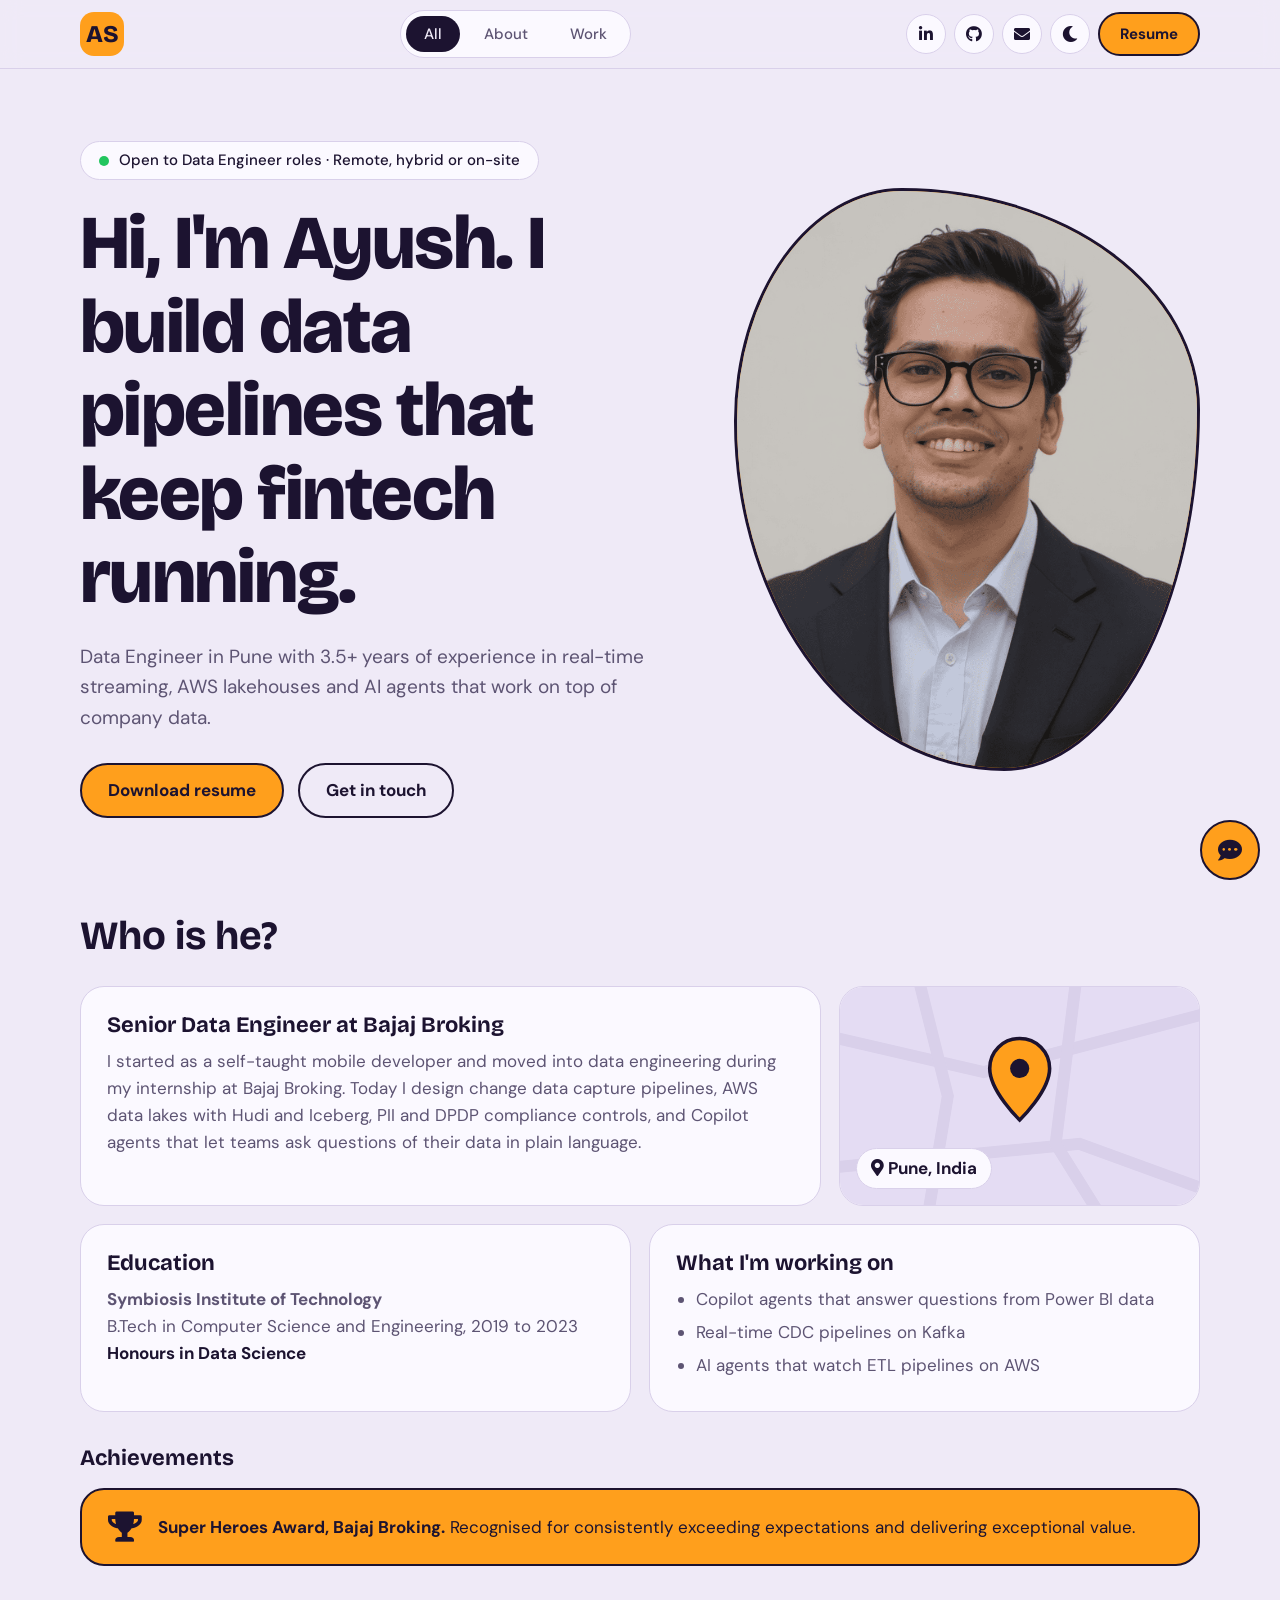
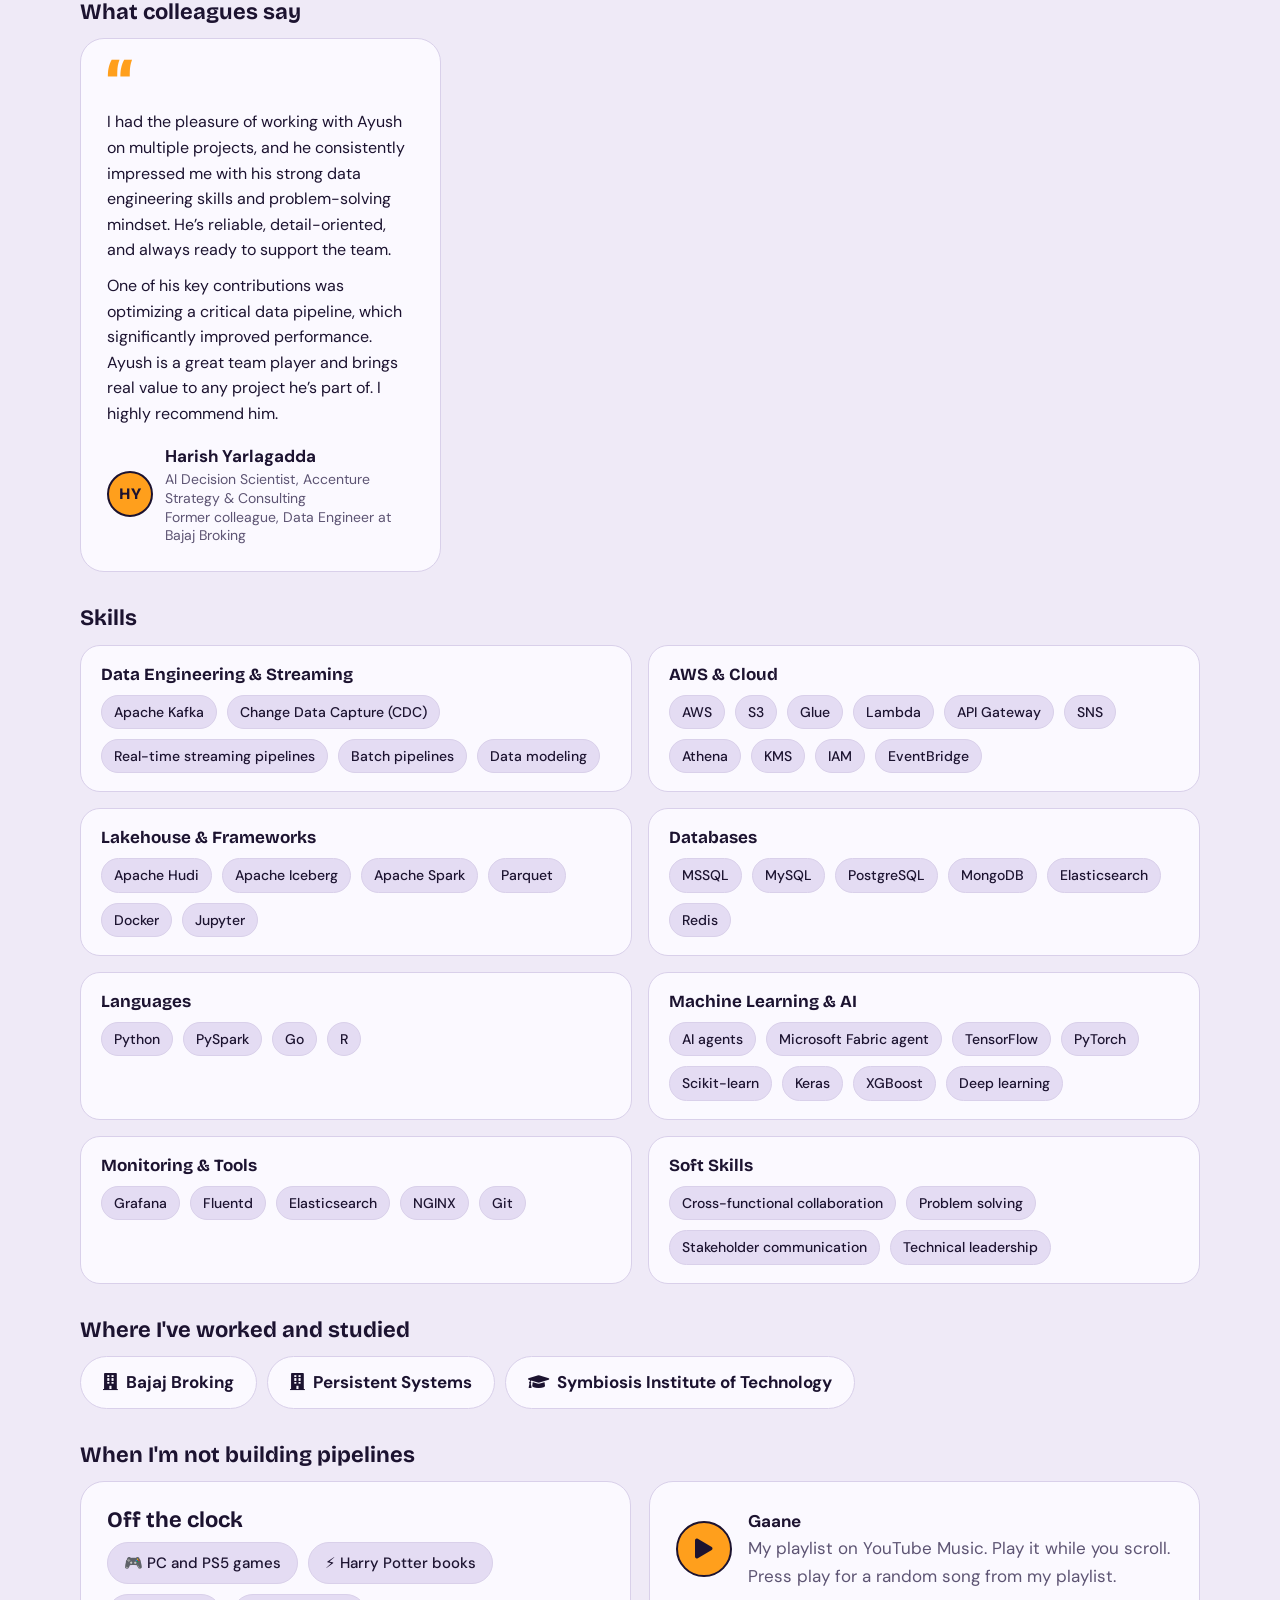
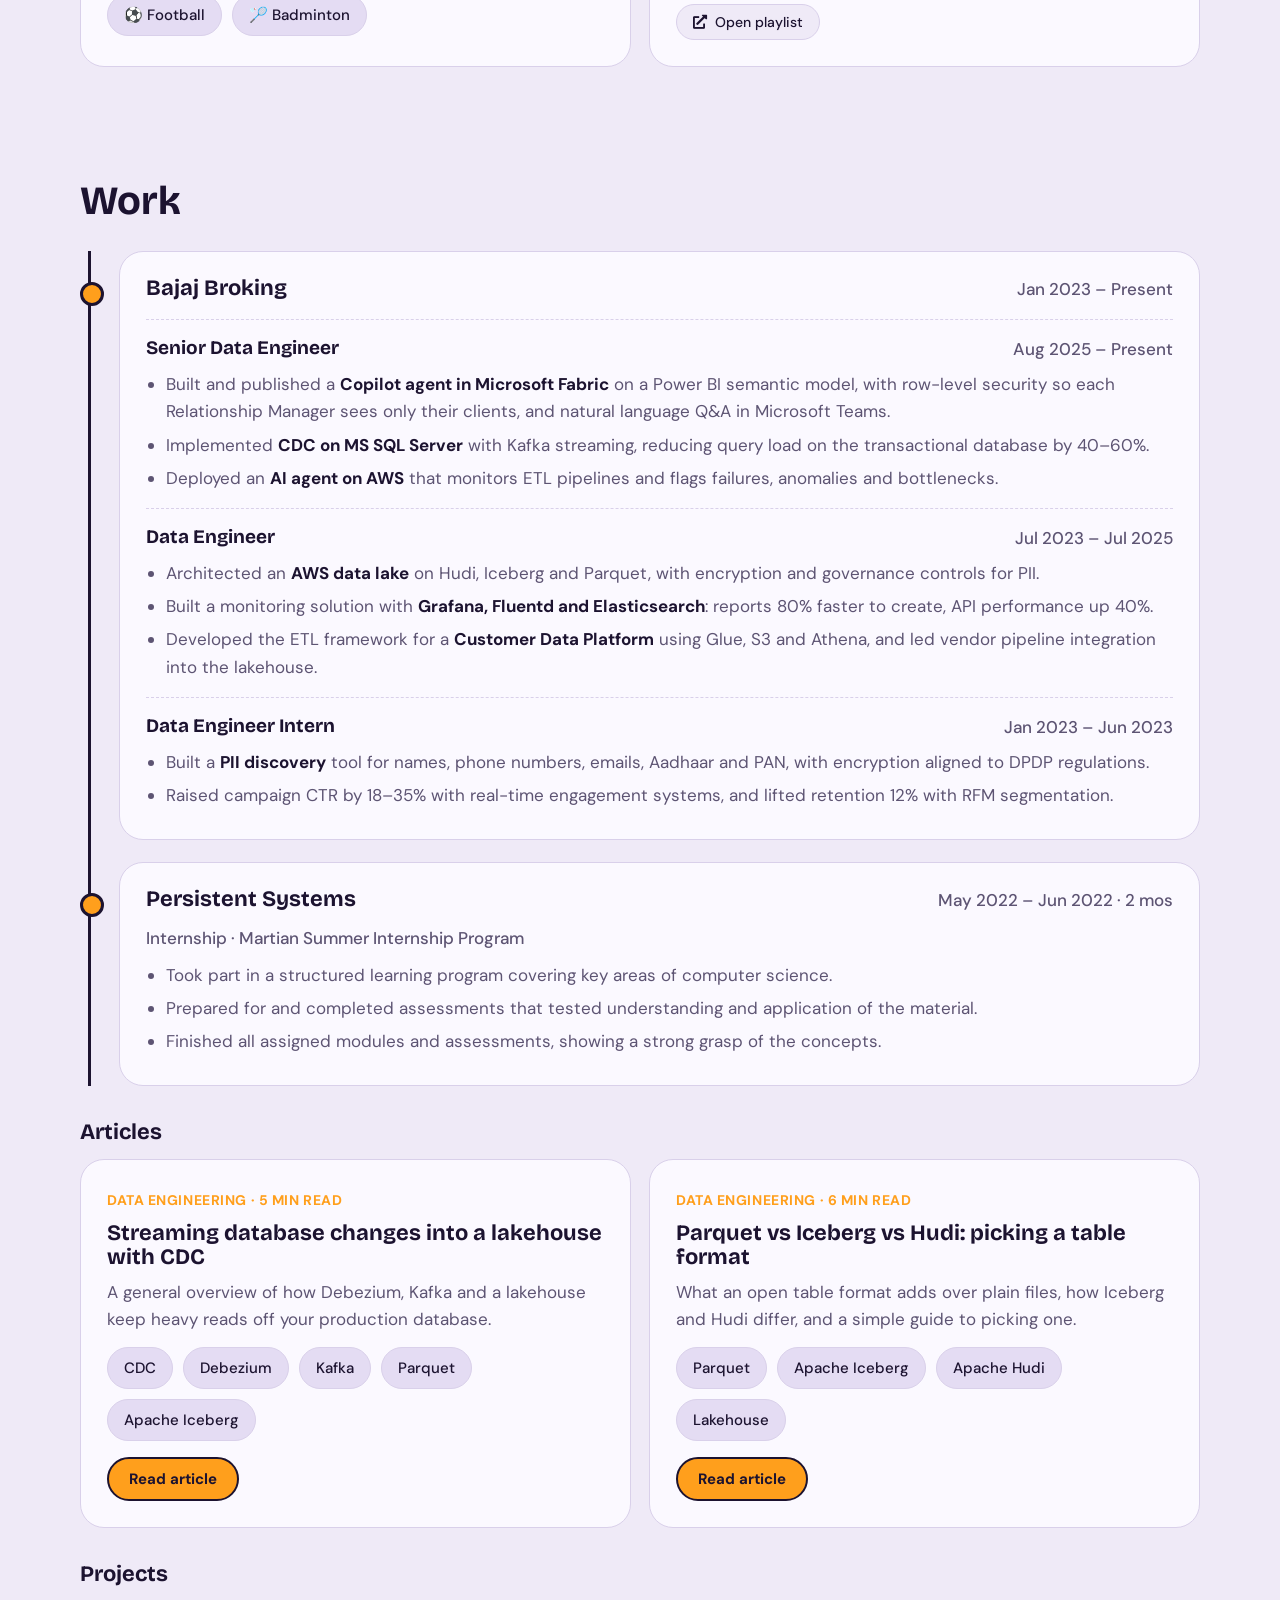
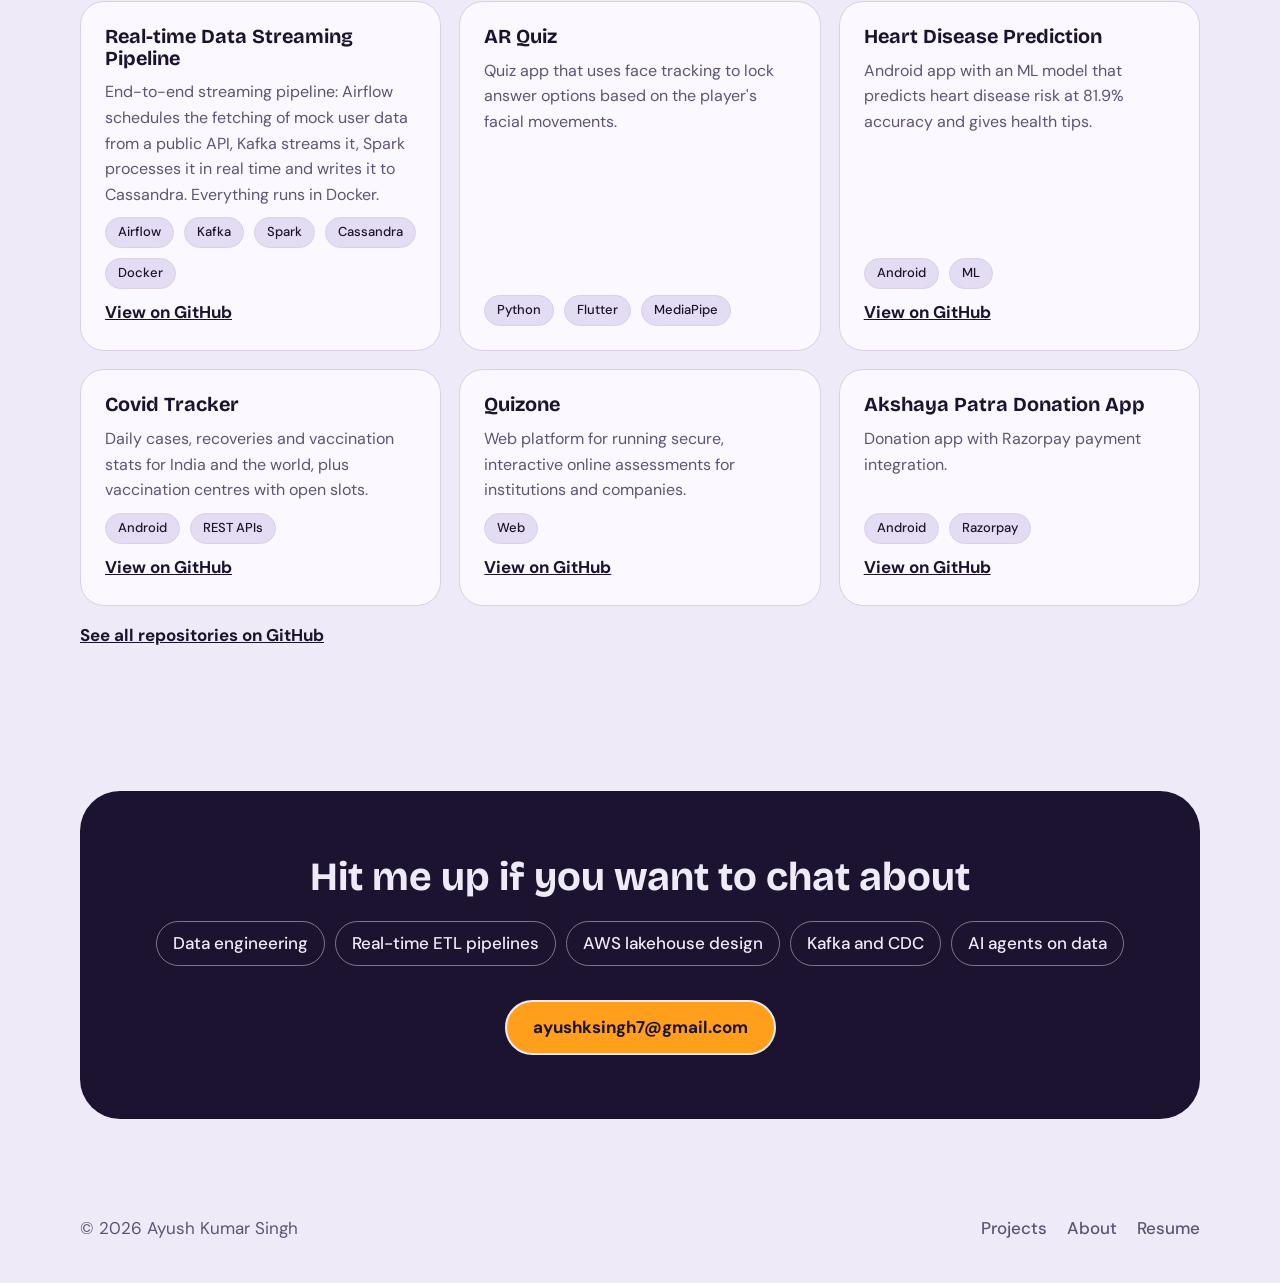
<file: index.html>
<!DOCTYPE html>
<html lang="en">
<head>
<meta charset="UTF-8">
<meta name="viewport" content="width=device-width, initial-scale=1.0">
<meta name="referrer" content="strict-origin-when-cross-origin">
<title>Ayush Kumar Singh — Data Engineer</title>
<meta name="description" content="Ayush Kumar Singh, a Data Engineer building real-time and batch data platforms for fintech.">
<link rel="icon" href="data:image/svg+xml,%3Csvg%20xmlns='http://www.w3.org/2000/svg'%20viewBox='0%200%2064%2064'%3E%3Crect%20width='64'%20height='64'%20rx='16'%20fill='%23ff9f1c'/%3E%3Ctext%20x='32'%20y='43'%20font-size='30'%20font-weight='800'%20text-anchor='middle'%20fill='%231c1330'%20font-family='Arial%2Csans-serif'%3EAS%3C/text%3E%3C/svg%3E">
<meta name="theme-color" content="#ff9f1c">
<link rel="canonical" href="https://undiscovered-genius.github.io/portfolio/">
<meta property="og:type" content="website">
<meta property="og:site_name" content="Ayush Kumar Singh">
<meta property="og:title" content="Ayush Kumar Singh — Data Engineer">
<meta property="og:description" content="Ayush Kumar Singh, a Data Engineer building real-time and batch data platforms for fintech.">
<meta property="og:url" content="https://undiscovered-genius.github.io/portfolio/">
<meta property="og:image" content="https://undiscovered-genius.github.io/portfolio/images/og-image.png">
<meta property="og:image:width" content="1200">
<meta property="og:image:height" content="630">
<meta name="twitter:card" content="summary_large_image">
<meta name="twitter:title" content="Ayush Kumar Singh — Data Engineer">
<meta name="twitter:description" content="Ayush Kumar Singh, a Data Engineer building real-time and batch data platforms for fintech.">
<meta name="twitter:image" content="https://undiscovered-genius.github.io/portfolio/images/og-image.png">
<link rel="preconnect" href="https://fonts.googleapis.com">
<link href="https://fonts.googleapis.com/css2?family=Bricolage+Grotesque:wght@500;700;800&family=DM+Sans:wght@400;500;700&display=swap" rel="stylesheet">
<link rel="stylesheet" href="https://use.fontawesome.com/releases/v5.8.1/css/all.css" integrity="sha384-50oBUHEmvpQ+1lW4y57PTFmhCaXp0ML5d60M1M7uH2+nqUivzIebhndOJK28anvf" crossorigin="anonymous">
<style>
:root{
  --bg:#efeaf7; --card:#fbf9ff; --ink:#1c1330; --muted:#5d5473; --line:#d9d0ea;
  --accent:#ff9f1c; --accent-ink:#1c1330; --chip:#e4dcf3;
  --display:'Bricolage Grotesque',system-ui,sans-serif; --body:'DM Sans',system-ui,sans-serif;
}
:root[data-theme="dark"]{
  --bg:#0f1424; --card:#182036; --ink:#f1eefb; --muted:#a9a4c2; --line:#2a3452;
  --accent:#ffb347; --accent-ink:#1c1330; --chip:#222c48;
}
*{box-sizing:border-box;margin:0;padding:0}
html{scroll-behavior:smooth;scroll-padding-top:84px}
body{background:var(--bg);color:var(--ink);font:400 17px/1.6 var(--body)}
a{color:inherit}
:focus-visible{outline:3px solid var(--accent);outline-offset:3px;border-radius:6px}
.wrap{width:min(1120px,92%);margin:0 auto}
h1,h2,h3{font-family:var(--display);line-height:1.1}
h2{font-size:clamp(28px,4vw,40px);margin-bottom:28px}
section{padding:56px 0}

/* nav */
header{position:sticky;top:0;z-index:50;background:color-mix(in srgb,var(--bg) 88%,transparent);backdrop-filter:blur(10px);border-bottom:1px solid var(--line)}
.bar{display:flex;align-items:center;justify-content:space-between;gap:16px;height:68px}
.logo{font:800 24px var(--display);text-decoration:none;background:var(--accent);color:var(--accent-ink);width:44px;height:44px;border-radius:14px;display:grid;place-items:center}
.filters{display:flex;gap:6px;background:var(--card);padding:5px;border-radius:999px;border:1px solid var(--line)}
.filters button{font:500 15px var(--body);border:0;background:none;color:var(--muted);padding:8px 18px;border-radius:999px;cursor:pointer}
.filters button[aria-pressed="true"]{background:var(--ink);color:var(--bg)}
.tools{display:flex;align-items:center;gap:8px}
.ico{width:40px;height:40px;border-radius:50%;display:grid;place-items:center;border:1px solid var(--line);background:var(--card);color:var(--ink);cursor:pointer;text-decoration:none;font-size:16px}
.ico:hover{background:var(--accent);color:var(--accent-ink);border-color:var(--accent)}
.btn{display:inline-block;background:var(--accent);color:var(--accent-ink);font-weight:700;text-decoration:none;padding:12px 26px;border-radius:999px;border:2px solid var(--ink)}
.btn:hover{transform:translateY(-2px);box-shadow:0 4px 0 var(--ink)}
.btn.sm{padding:8px 20px;font-size:15px}

/* hero */
.hero{padding:72px 0 40px}
.hero .wrap{display:grid;grid-template-columns:1.3fr 1fr;gap:48px;align-items:center}
.hero h1{font-size:clamp(40px,6.4vw,76px);font-weight:800;letter-spacing:-.02em;margin-bottom:22px}
.hero p{max-width:52ch;color:var(--muted);font-size:19px;margin-bottom:30px}
.hero .cta{display:flex;gap:14px;flex-wrap:wrap}
.btn.ghost{background:none;color:var(--ink)}
.photo{aspect-ratio:4/5;border-radius:36% 64% 42% 58% / 40% 38% 62% 60%;background:var(--accent);border:3px solid var(--ink);overflow:hidden;position:relative}
.photo img{position:absolute;inset:0;width:100%;height:100%;object-fit:cover}

/* about bento */
.bento{display:grid;grid-template-columns:repeat(6,1fr);gap:18px}
.box{background:var(--card);border:1px solid var(--line);border-radius:24px;padding:26px}
.box h3{font-size:22px;margin-bottom:10px}
.box p{color:var(--muted)}
.b-bio{grid-column:span 4}
.b-loc{grid-column:span 2;padding:0;overflow:hidden;position:relative;min-height:220px}
.b-loc svg{position:absolute;inset:0;width:100%;height:100%}
.b-loc span{position:absolute;left:16px;bottom:16px;background:var(--card);border:1px solid var(--line);padding:6px 14px;border-radius:999px;font-weight:700}
.b-edu{grid-column:span 3}
.hl{color:var(--ink)}
.b-now{grid-column:span 3}
.b-now ul{padding-left:20px;color:var(--muted)}
.b-now li{margin-bottom:6px}
.sub{font-weight:700;margin:34px 0 14px;font-family:var(--display);font-size:22px}
.chips{display:flex;flex-wrap:wrap;gap:10px}
.chips li{list-style:none;background:var(--chip);border:1px solid var(--line);padding:8px 16px;border-radius:999px;font-weight:500;font-size:15px}
.chips.big li{background:var(--card);padding:12px 22px;font-size:17px;font-weight:700}

/* work */
.timeline{border-left:3px solid var(--ink);margin-left:8px;display:grid;gap:22px;padding-left:28px}
.job{position:relative;background:var(--card);border:1px solid var(--line);border-radius:24px;padding:24px 26px}
.job::before{content:"";position:absolute;left:-40px;top:30px;width:18px;height:18px;border-radius:50%;background:var(--accent);border:3px solid var(--ink)}
.job header{position:static;background:none;border:0;backdrop-filter:none;display:flex;justify-content:space-between;flex-wrap:wrap;gap:4px 16px;margin-bottom:10px}
.job h3{font-size:22px}
.job time{color:var(--muted);font-weight:500}
.job ul{padding-left:20px;color:var(--muted)}
.job li{margin-bottom:6px}
.job li b{color:var(--ink)}
.hero .status{display:inline-flex;align-items:center;gap:10px;background:var(--card);border:1px solid var(--line);color:var(--ink);font:500 15px/1.4 var(--body);padding:8px 18px;border-radius:20px;margin-bottom:22px}
.dot{flex:none;width:10px;height:10px;border-radius:50%;background:#22c55e;animation:pulse 2s infinite}
@keyframes pulse{0%{box-shadow:0 0 0 0 rgba(34,197,94,.6)}70%{box-shadow:0 0 0 10px rgba(34,197,94,0)}100%{box-shadow:0 0 0 0 rgba(34,197,94,0)}}
.skills{display:grid;grid-template-columns:repeat(2,1fr);gap:16px}
.skill{background:var(--card);border:1px solid var(--line);border-radius:20px;padding:18px 20px}
.skill h4{font:700 17px var(--display);margin-bottom:10px}
.skill .chips li{font-size:14px;padding:5px 12px}
.life{display:grid;grid-template-columns:1fr 1fr;gap:18px}
.play{display:flex;flex-direction:column;gap:14px}
.play-top{display:flex;gap:16px;align-items:center}
.play-top span{color:var(--muted)}
.pbtn{flex:none;width:56px;height:56px;border-radius:50%;border:2px solid var(--ink);background:var(--accent);color:var(--accent-ink);font-size:20px;cursor:pointer;display:grid;place-items:center}
.pbtn:hover{transform:translateY(-2px)}
.yt-wrap{width:100%;height:204px;border-radius:16px;overflow:hidden;background:#000}
.yt-wrap iframe{width:100%;height:100%;display:block;border:0}
.play-actions{display:flex;gap:10px;flex-wrap:wrap}
.pill{font:500 14px var(--body);display:inline-flex;gap:8px;align-items:center;border:1px solid var(--line);background:var(--bg);color:var(--ink);padding:8px 16px;border-radius:999px;cursor:pointer;text-decoration:none}
.pill:hover{background:var(--accent);color:var(--accent-ink);border-color:var(--accent)}
.role{border-top:1px dashed var(--line);margin-top:16px;padding-top:16px}
.role-head{display:flex;justify-content:space-between;flex-wrap:wrap;gap:4px 16px;margin-bottom:8px}
.role-head h4{font:700 19px var(--display)}
.role-head time{color:var(--muted);font-weight:500}
.role-sub{color:var(--muted);font-weight:500;margin-bottom:10px}
.articles-grid{display:grid;grid-template-columns:1fr 1fr;gap:18px}
.feature{display:flex;flex-direction:column;justify-content:space-between;gap:16px;text-decoration:none;color:inherit;background:var(--card);border:1px solid var(--line);border-radius:24px;padding:26px}
.feature:hover{border-color:var(--ink)}
.feature h3{font-size:22px;margin:8px 0 10px}
.feature p{color:var(--muted);margin-bottom:14px}
.feature .tag{color:var(--accent);font-weight:700;font-size:14px;letter-spacing:.04em;text-transform:uppercase}
.feature .btn{align-self:flex-start}
.grid{display:grid;grid-template-columns:repeat(3,1fr);gap:18px}
.proj{display:flex;flex-direction:column;background:var(--card);border:1px solid var(--line);border-radius:24px;padding:24px;gap:10px}
.proj p{color:var(--muted);flex:1;font-size:16px}
.proj .chips li{font-size:13px;padding:4px 12px}
.proj a{font-weight:700}
.quotes{display:grid;grid-template-columns:repeat(auto-fill,minmax(min(340px,100%),1fr));gap:18px}
.quote{background:var(--card);border:1px solid var(--line);border-radius:24px;padding:26px;display:flex;flex-direction:column;gap:16px}
.quote::before{content:"\201C";font:800 64px/0.6 var(--display);color:var(--accent);height:28px}
.quote blockquote p{color:var(--ink);font-size:16px}
.quote blockquote p+p{margin-top:10px}
.who{display:flex;align-items:center;gap:12px;margin-top:auto}
.who .av{flex:none;width:46px;height:46px;border-radius:50%;background:var(--accent);color:var(--accent-ink);border:2px solid var(--ink);display:grid;place-items:center;font:700 16px var(--display)}
.who a{font-weight:700;text-decoration:none}
.who a:hover{text-decoration:underline}
.who small{display:block;color:var(--muted);line-height:1.35;font-size:14px}
.award{margin-top:18px;background:var(--accent);color:var(--accent-ink);border:2px solid var(--ink);border-radius:24px;padding:22px 26px;display:flex;gap:16px;align-items:center}
.award i{font-size:30px}

/* contact */
.contact{text-align:center;background:var(--ink);color:var(--bg);border-radius:40px;padding:64px 24px;margin:30px 0 0}
.contact h2{margin-bottom:22px}
.contact .chips{justify-content:center;margin-bottom:34px}
.contact .chips li{background:transparent;border:1.5px solid color-mix(in srgb,var(--bg) 45%,transparent);color:var(--bg);font-size:17px}
.contact .btn{border-color:var(--bg)}
footer.foot{padding:40px 0;display:flex;justify-content:space-between;flex-wrap:wrap;gap:16px;align-items:center;color:var(--muted)}
footer.foot nav{display:flex;gap:20px}
footer.foot a{text-decoration:none;font-weight:500}

.chat-fab{position:fixed;right:20px;bottom:20px;z-index:60;width:60px;height:60px;border-radius:50%;border:2px solid var(--ink);background:var(--accent);color:var(--accent-ink);font-size:24px;cursor:pointer;display:grid;place-items:center}
.chat-fab:hover{transform:translateY(-2px)}
.chat{position:fixed;right:20px;bottom:92px;z-index:60;width:min(360px,calc(100vw - 40px));height:min(580px,calc(100vh - 120px));background:var(--card);border:2px solid var(--ink);border-radius:24px;display:flex;flex-direction:column;overflow:hidden}
.chat-top{display:flex;align-items:center;gap:10px;padding:12px 16px;border-bottom:1px solid var(--line);font-weight:700}
.chat-top img{width:36px;height:36px;border-radius:50%;object-fit:cover;background:var(--accent)}
.chat-top small{display:block;font-weight:400;color:var(--muted);line-height:1.2}
.chat-log{flex:1;overflow-y:auto;padding:14px;display:flex;flex-direction:column;gap:8px}
.msg{max-width:82%;padding:9px 14px;border-radius:18px;font-size:15px;line-height:1.4;overflow-wrap:anywhere}
.msg.in{background:var(--chip);align-self:flex-start;border-bottom-left-radius:6px}
.msg.out{background:#0a84ff;color:#fff;align-self:flex-end;border-bottom-right-radius:6px}
.msg a{font-weight:700}
.quick{display:flex;flex-wrap:wrap;gap:6px;padding:0 14px 10px}
.quick:empty{display:none}
.quick button{flex:none;white-space:nowrap;font:500 13px var(--body);border:1px solid var(--line);background:var(--bg);color:var(--ink);border-radius:999px;padding:5px 12px;cursor:pointer}
.quick button.main{background:var(--accent);color:var(--accent-ink);border-color:var(--accent);font-weight:700}
.quick button:hover{background:var(--accent);color:var(--accent-ink)}
.chat-form{display:flex;gap:8px;padding:10px 12px;border-top:1px solid var(--line)}
.chat-form input{flex:1;min-width:0;font:400 15px var(--body);padding:9px 14px;border-radius:999px;border:1px solid var(--line);background:var(--bg);color:var(--ink)}
.chat-form button{width:38px;height:38px;border-radius:50%;border:0;background:#0a84ff;color:#fff;cursor:pointer}
[hidden]{display:none!important}
@media (max-width:900px){
  .hero .wrap{grid-template-columns:1fr}
  .photo{max-width:320px}
  .b-bio,.b-loc,.b-edu,.b-now{grid-column:span 6}
  .grid{grid-template-columns:1fr 1fr}
  .articles-grid{grid-template-columns:1fr}
  .tools .ico.soc{display:none}
  .skills,.life{grid-template-columns:1fr}
}
@media (max-width:600px){
  .grid{grid-template-columns:1fr}
  .filters button{padding:8px 12px}
  .btn.sm{display:none}
}
@media (prefers-reduced-motion:reduce){html{scroll-behavior:auto}.btn:hover{transform:none}.dot{animation:none}}
</style>
</head>
<body>

<header>
  <div class="wrap bar">
    <a class="logo" href="#home" aria-label="Home">AS</a>
    <div class="filters" role="group" aria-label="Filter sections">
      <button data-filter="all" aria-pressed="true">All</button>
      <button data-filter="about" aria-pressed="false">About</button>
      <button data-filter="work" aria-pressed="false">Work</button>
    </div>
    <div class="tools">
      <a class="ico soc" href="https://www.linkedin.com/in/-ayush-kumar-singh/" aria-label="LinkedIn" target="_blank" rel="noopener"><i class="fab fa-linkedin-in"></i></a>
      <a class="ico soc" href="https://github.com/undiscovered-genius" aria-label="GitHub" target="_blank" rel="noopener"><i class="fab fa-github"></i></a>
      <a class="ico soc" href="mailto:ayushksingh7@gmail.com" aria-label="Email" target="_blank" rel="noopener"><i class="fas fa-envelope"></i></a>
      <button class="ico" id="theme" aria-label="Toggle dark mode"><i class="fas fa-moon"></i></button>
      <a class="btn sm" href="data/Ayush_Kumar_Singh_-_DE.pdf" target="_blank" rel="noopener">Resume</a>
    </div>
  </div>
</header>

<main>
<section class="hero" id="home">
  <div class="wrap">
    <div>
      <div class="status"><span class="dot"></span>Open to Data Engineer roles · Remote, hybrid or on-site</div>
      <h1>Hi, I'm Ayush. I build data pipelines that keep fintech running.</h1>
      <p>Data Engineer in Pune with 3.5+ years of experience in real-time streaming, AWS lakehouses and AI agents that work on top of company data.</p>
      <div class="cta">
        <a class="btn" href="data/Ayush_Kumar_Singh_-_DE.pdf" target="_blank" rel="noopener">Download resume</a>
        <a class="btn ghost" href="#contact">Get in touch</a>
      </div>
    </div>
    <div class="photo"><img src="images/profile.jpg" alt="Ayush Kumar Singh"></div>
  </div>
</section>

<section id="about" data-group="about">
  <div class="wrap">
    <h2>Who is he?</h2>
    <div class="bento">
      <div class="box b-bio">
        <h3>Senior Data Engineer at Bajaj Broking</h3>
        <p>I started as a self-taught mobile developer and moved into data engineering during my internship at Bajaj Broking. Today I design change data capture pipelines, AWS data lakes with Hudi and Iceberg, PII and DPDP compliance controls, and Copilot agents that let teams ask questions of their data in plain language.</p>
      </div>
      <div class="box b-loc">
        <svg viewBox="0 0 300 220" preserveAspectRatio="xMidYMid slice" aria-hidden="true">
          <rect width="300" height="220" fill="var(--chip)"/>
          <g stroke="var(--line)" stroke-width="10" fill="none" stroke-linecap="round">
            <path d="M-10 60 L120 90 L310 40"/><path d="M60 -10 L90 110 L70 230"/><path d="M-10 170 L200 150 L310 190"/><path d="M200 -10 L180 150 L230 230"/>
          </g>
          <path d="M150 62c-14 0-25 11-25 25 0 19 25 43 25 43s25-24 25-43c0-14-11-25-25-25z" fill="var(--accent)" stroke="var(--ink)" stroke-width="3"/>
          <circle cx="150" cy="87" r="8" fill="var(--ink)"/>
        </svg>
        <span><i class="fas fa-map-marker-alt"></i> Pune, India</span>
      </div>
      <div class="box b-edu">
        <h3>Education</h3>
        <p><b>Symbiosis Institute of Technology</b><br>B.Tech in Computer Science and Engineering, 2019 to 2023<br><b class="hl">Honours in Data Science</b></p>
      </div>
      <div class="box b-now">
        <h3>What I'm working on</h3>
        <ul>
          <li>Copilot agents that answer questions from Power BI data</li>
          <li>Real-time CDC pipelines on Kafka</li>
          <li>AI agents that watch ETL pipelines on AWS</li>
        </ul>
      </div></div>

    <h3 class="sub">Achievements</h3>
    <div class="award"><i class="fas fa-trophy"></i><div><b>Super Heroes Award, Bajaj Broking.</b> Recognised for consistently exceeding expectations and delivering exceptional value.</div></div>

    <h3 class="sub">What colleagues say</h3>
    <div class="quotes">
      <figure class="quote">
        <blockquote>
          <p>I had the pleasure of working with Ayush on multiple projects, and he consistently impressed me with his strong data engineering skills and problem-solving mindset. He’s reliable, detail-oriented, and always ready to support the team.</p>
          <p>One of his key contributions was optimizing a critical data pipeline, which significantly improved performance. Ayush is a great team player and brings real value to any project he’s part of. I highly recommend him.</p>
        </blockquote>
        <figcaption class="who">
          <span class="av" aria-hidden="true">HY</span>
          <div>
            <a href="https://www.linkedin.com/in/harish-yarlagadda/" target="_blank" rel="noopener">Harish Yarlagadda</a>
            <small>AI Decision Scientist, Accenture Strategy &amp; Consulting<br>Former colleague, Data Engineer at Bajaj Broking</small>
          </div>
        </figcaption>
      </figure>
    </div>

    <h3 class="sub">Skills</h3>
    <div class="skills">
      <div class="skill"><h4>Data Engineering &amp; Streaming</h4><ul class="chips"><li>Apache Kafka</li><li>Change Data Capture (CDC)</li><li>Real-time streaming pipelines</li><li>Batch pipelines</li><li>Data modeling</li></ul></div>
      <div class="skill"><h4>AWS &amp; Cloud</h4><ul class="chips"><li>AWS</li><li>S3</li><li>Glue</li><li>Lambda</li><li>API Gateway</li><li>SNS</li><li>Athena</li><li>KMS</li><li>IAM</li><li>EventBridge</li></ul></div>
      <div class="skill"><h4>Lakehouse &amp; Frameworks</h4><ul class="chips"><li>Apache Hudi</li><li>Apache Iceberg</li><li>Apache Spark</li><li>Parquet</li><li>Docker</li><li>Jupyter</li></ul></div>
      <div class="skill"><h4>Databases</h4><ul class="chips"><li>MSSQL</li><li>MySQL</li><li>PostgreSQL</li><li>MongoDB</li><li>Elasticsearch</li><li>Redis</li></ul></div>
      <div class="skill"><h4>Languages</h4><ul class="chips"><li>Python</li><li>PySpark</li><li>Go</li><li>R</li></ul></div>
      <div class="skill"><h4>Machine Learning &amp; AI</h4><ul class="chips"><li>AI agents</li><li>Microsoft Fabric agent</li><li>TensorFlow</li><li>PyTorch</li><li>Scikit-learn</li><li>Keras</li><li>XGBoost</li><li>Deep learning</li></ul></div>
      <div class="skill"><h4>Monitoring &amp; Tools</h4><ul class="chips"><li>Grafana</li><li>Fluentd</li><li>Elasticsearch</li><li>NGINX</li><li>Git</li></ul></div>
      <div class="skill"><h4>Soft Skills</h4><ul class="chips"><li>Cross-functional collaboration</li><li>Problem solving</li><li>Stakeholder communication</li><li>Technical leadership</li></ul></div>
    </div>

    <h3 class="sub">Where I've worked and studied</h3>
    <ul class="chips big">
      <li><i class="fas fa-building"></i>&nbsp; Bajaj Broking</li><li><i class="fas fa-building"></i>&nbsp; Persistent Systems</li><li><i class="fas fa-graduation-cap"></i>&nbsp; Symbiosis Institute of Technology</li>
    </ul>

    <h3 class="sub">When I'm not building pipelines</h3>
    <div class="life">
      <div class="box">
        <h3>Off the clock</h3>
        <ul class="chips"><li>🎮 PC and PS5 games</li><li>⚡ Harry Potter books</li><li>⚽ Football</li><li>🏸 Badminton</li></ul>
      </div>
      <div class="box play">
        <div class="play-top">
          <button class="pbtn" id="p-toggle" type="button" aria-label="Play a random song"><i class="fas fa-play"></i></button>
          <div><b>Gaane</b><br><span id="np" aria-live="polite">My playlist on YouTube Music. Play it while you scroll. Press play for a random song from my playlist.</span></div>
        </div>
        <div class="yt-wrap" id="yt-wrap" hidden><div id="yt"></div></div>
        <div class="play-actions">
          <button class="pill" id="p-next" type="button" hidden><i class="fas fa-random"></i> Another song</button>
          <a class="pill" href="https://music.youtube.com/playlist?list=PLw92K5MHyi9FZ7uSeS-VPALfrCvuWwRyI" target="_blank" rel="noopener"><i class="fas fa-external-link-alt"></i> Open playlist</a>
        </div>
      </div>
    </div>
  </div>
</section>

<section id="work" data-group="work">
  <div class="wrap">
    <h2>Work</h2>
    <div class="timeline">
      <article class="job">
        <header><h3>Bajaj Broking</h3><time>Jan 2023 – Present</time></header>
        <div class="role">
          <div class="role-head"><h4>Senior Data Engineer</h4><time>Aug 2025 – Present</time></div>
          <ul>
            <li>Built and published a <b>Copilot agent in Microsoft Fabric</b> on a Power BI semantic model, with row-level security so each Relationship Manager sees only their clients, and natural language Q&amp;A in Microsoft Teams.</li>
            <li>Implemented <b>CDC on MS SQL Server</b> with Kafka streaming, reducing query load on the transactional database by 40–60%.</li>
            <li>Deployed an <b>AI agent on AWS</b> that monitors ETL pipelines and flags failures, anomalies and bottlenecks.</li>
          </ul>
        </div>
        <div class="role">
          <div class="role-head"><h4>Data Engineer</h4><time>Jul 2023 – Jul 2025</time></div>
          <ul>
            <li>Architected an <b>AWS data lake</b> on Hudi, Iceberg and Parquet, with encryption and governance controls for PII.</li>
            <li>Built a monitoring solution with <b>Grafana, Fluentd and Elasticsearch</b>: reports 80% faster to create, API performance up 40%.</li>
            <li>Developed the ETL framework for a <b>Customer Data Platform</b> using Glue, S3 and Athena, and led vendor pipeline integration into the lakehouse.</li>
          </ul>
        </div>
        <div class="role">
          <div class="role-head"><h4>Data Engineer Intern</h4><time>Jan 2023 – Jun 2023</time></div>
          <ul>
            <li>Built a <b>PII discovery</b> tool for names, phone numbers, emails, Aadhaar and PAN, with encryption aligned to DPDP regulations.</li>
            <li>Raised campaign CTR by 18–35% with real-time engagement systems, and lifted retention 12% with RFM segmentation.</li>
          </ul>
        </div>
      </article>
      <article class="job">
        <header><h3>Persistent Systems</h3><time>May 2022 – Jun 2022 · 2 mos</time></header>
        <p class="role-sub">Internship · Martian Summer Internship Program</p>
        <ul>
          <li>Took part in a structured learning program covering key areas of computer science.</li>
          <li>Prepared for and completed assessments that tested understanding and application of the material.</li>
          <li>Finished all assigned modules and assessments, showing a strong grasp of the concepts.</li>
        </ul>
      </article>
    </div>

    <h3 class="sub">Articles</h3>
    <div class="articles-grid">
    <a class="feature" href="articles/cdc-to-lakehouse.html" target="_blank" rel="noopener">
      <div>
        <span class="tag">Data engineering · 5 min read</span>
        <h3>Streaming database changes into a lakehouse with CDC</h3>
        <p>A general overview of how Debezium, Kafka and a lakehouse keep heavy reads off your production database.</p>
        <ul class="chips"><li>CDC</li><li>Debezium</li><li>Kafka</li><li>Parquet</li><li>Apache Iceberg</li></ul>
      </div>
      <span class="btn sm">Read article</span>
    </a>
    <a class="feature" href="articles/table-formats.html" target="_blank" rel="noopener">
      <div>
        <span class="tag">Data engineering &middot; 6 min read</span>
        <h3>Parquet vs Iceberg vs Hudi: picking a table format</h3>
        <p>What an open table format adds over plain files, how Iceberg and Hudi differ, and a simple guide to picking one.</p>
        <ul class="chips"><li>Parquet</li><li>Apache Iceberg</li><li>Apache Hudi</li><li>Lakehouse</li></ul>
      </div>
      <span class="btn sm">Read article</span>
    </a>
    </div>

    <h3 class="sub">Projects</h3>
    <div class="grid">
      <article class="proj"><h3>Real-time Data Streaming Pipeline</h3><p>End-to-end streaming pipeline: Airflow schedules the fetching of mock user data from a public API, Kafka streams it, Spark processes it in real time and writes it to Cassandra. Everything runs in Docker.</p><ul class="chips"><li>Airflow</li><li>Kafka</li><li>Spark</li><li>Cassandra</li><li>Docker</li></ul><a href="https://github.com/undiscovered-genius/Realtime_Data_Streaming_Project1" target="_blank" rel="noopener">View on GitHub</a></article>
      <article class="proj"><h3>AR Quiz</h3><p>Quiz app that uses face tracking to lock answer options based on the player's facial movements.</p><ul class="chips"><li>Python</li><li>Flutter</li><li>MediaPipe</li></ul></article>
      <article class="proj"><h3>Heart Disease Prediction</h3><p>Android app with an ML model that predicts heart disease risk at 81.9% accuracy and gives health tips.</p><ul class="chips"><li>Android</li><li>ML</li></ul><a href="https://github.com/undiscovered-genius/Heart-Disease-Prediction-App" target="_blank" rel="noopener">View on GitHub</a></article>
      <article class="proj"><h3>Covid Tracker</h3><p>Daily cases, recoveries and vaccination stats for India and the world, plus vaccination centres with open slots.</p><ul class="chips"><li>Android</li><li>REST APIs</li></ul><a href="https://github.com/undiscovered-genius/Covid-Tracker" target="_blank" rel="noopener">View on GitHub</a></article>
      <article class="proj"><h3>Quizone</h3><p>Web platform for running secure, interactive online assessments for institutions and companies.</p><ul class="chips"><li>Web</li></ul><a href="https://github.com/undiscovered-genius/Quizone-Web-App" target="_blank" rel="noopener">View on GitHub</a></article>
      <article class="proj"><h3>Akshaya Patra Donation App</h3><p>Donation app with Razorpay payment integration.</p><ul class="chips"><li>Android</li><li>Razorpay</li></ul><a href="https://github.com/undiscovered-genius/Akshaya-Patra-Donation-App" target="_blank" rel="noopener">View on GitHub</a></article>
    </div>
    <p style="margin-top:16px"><a href="https://github.com/undiscovered-genius" target="_blank" rel="noopener"><b>See all repositories on GitHub</b></a></p>
  </div>
</section>

<section id="contact">
  <div class="wrap">
    <div class="contact">
      <h2>Hit me up if you want to chat about</h2>
      <ul class="chips"><li>Data engineering</li><li>Real-time ETL pipelines</li><li>AWS lakehouse design</li><li>Kafka and CDC</li><li>AI agents on data</li></ul>
      <a class="btn" href="mailto:ayushksingh7@gmail.com" target="_blank" rel="noopener">ayushksingh7@gmail.com</a>
    </div>
  </div>
</section>
</main>

<div class="wrap">
  <footer class="foot">
    <span>© <span id="yr">2026</span> Ayush Kumar Singh</span>
    <img src="https://hits.sh/undiscovered-genius.github.io/portfolio.svg?label=Visitors&color=ff9f1c&labelColor=1c1330" alt="Visitor count" height="24" loading="lazy" onerror="this.remove()">
    <nav><a href="#work">Projects</a><a href="#about">About</a><a href="data/Ayush_Kumar_Singh_-_DE.pdf" target="_blank" rel="noopener">Resume</a></nav>
  </footer>
</div>

<button class="chat-fab" id="chat-fab" aria-label="Chat with Ayush's assistant" aria-expanded="false"><i class="fas fa-comment-dots"></i></button>
<div class="chat" id="chat" hidden role="dialog" aria-label="Chat">
  <div class="chat-top"><img src="images/profile.jpg" alt=""><div>Ayush<small>Ask me about his work</small></div></div>
  <div class="chat-log" id="chat-log" aria-live="polite"></div>
  <div class="quick" id="quick"></div>
  <form class="chat-form" id="chat-form" autocomplete="off"><input id="chat-input" maxlength="160" placeholder="iMessage" aria-label="Type a message"><button aria-label="Send"><i class="fas fa-arrow-up"></i></button></form>
</div>

<script>
document.getElementById('yr').textContent = new Date().getFullYear();

// Section filter: All / About / Work
const buttons = document.querySelectorAll('.filters button');
buttons.forEach(b => b.addEventListener('click', () => {
  const f = b.dataset.filter;
  buttons.forEach(x => x.setAttribute('aria-pressed', x === b));
  document.querySelectorAll('[data-group]').forEach(s => { s.hidden = !(f === 'all' || s.dataset.group === f); });
  window.scrollTo({ top: 0 });
}));

// Dark mode (remembers choice, falls back to system setting)
const root = document.documentElement, tbtn = document.getElementById('theme');
let saved = null;
try { saved = localStorage.getItem('theme'); } catch (e) {}
const dark = saved ? saved === 'dark' : matchMedia('(prefers-color-scheme: dark)').matches;
function apply(d){
  root.setAttribute('data-theme', d ? 'dark' : 'light');
  tbtn.innerHTML = d ? '<i class="fas fa-sun"></i>' : '<i class="fas fa-moon"></i>';
}
apply(dark);
tbtn.addEventListener('click', () => {
  const d = root.getAttribute('data-theme') !== 'dark';
  apply(d);
  try { localStorage.setItem('theme', d ? 'dark' : 'light'); } catch (e) {}
});

// Chat assistant (scripted, no server needed)
const MAIL='mailto:ayushksingh7@gmail.com', PDF='data/Ayush_Kumar_Singh_-_DE.pdf';
const MENU=['Availability','Experience','Skills','Projects','Article','Testimonial','Hobbies','Music','Resume','Contact'];
const replies=[
 [/resume|\bcv\b/,{t:"Here's Ayush's resume.",a:[PDF,'Open PDF']}],
 [/article|blog|cdc|debezium|wrote|writing|iceberg|hudi|table format/,{t:"Ayush wrote two short articles: one on streaming database changes into a lakehouse with CDC, and one comparing Parquet, Iceberg and Hudi table formats.",a:['articles/cdc-to-lakehouse.html','Read article']}],
 [/open to|available|availab|remote|hybrid|on-?site|office|relocat|notice|opportunit|looking for|hiring/,{t:"Ayush is open to Data Engineer roles: remote, hybrid or on-site. For details like notice period or relocation, email him directly.",a:[MAIL,'ayushksingh7@gmail.com']}],
 [/linkedin/,{t:"Here's Ayush on LinkedIn.",a:['https://www.linkedin.com/in/-ayush-kumar-singh/','Open LinkedIn']}],
 [/hire|contact|email|reach|mail|talk|connect/,{t:"The best way to reach Ayush is email.",a:[MAIL,'ayushksingh7@gmail.com']}],
 [/testimonial|recommend|colleague|reference|feedback|say about|says about/,{t:"A former colleague, Harish Yarlagadda (AI Decision Scientist at Accenture Strategy & Consulting), recommends Ayush for his strong data engineering skills, reliability and problem solving. The full note is in the About section."}],
 [/music|song|playlist|gaane|listen/,{t:"Ayush's playlist, Gaane, is in the About section. Press play there for a random song."}],
 [/hobb|free time|outside work|\bfun\b|\bgam(e|es|ing|er)\b|ps5|harry|potter|reading|books?|football|badminton|sports?|\bplay/,{t:"Outside work, Ayush plays PC and PS5 games, reads Harry Potter books, and plays football and badminton."}],
 [/working on|currently|right now|these days|learning/,{t:"Right now he's working on Copilot agents in Microsoft Fabric that answer questions from Power BI data, real-time CDC pipelines on Kafka, and AI agents that monitor ETL pipelines on AWS."}],
 [/project|github|\bapps?\b|built/,{t:"Ayush has built a real-time data streaming pipeline (Airflow, Kafka, Spark, Cassandra), an AR quiz app, a heart disease predictor, a Covid tracker, Quizone and more. All of it is on GitHub.",a:['https://github.com/undiscovered-genius','View GitHub']}],
 [/skill|tool|tech|stack|language|python|aws|cloud|kafka|spark|database|sql/,{t:"Streaming: Kafka and CDC. Cloud: AWS (S3, Glue, Lambda, Athena). Lakehouse: Hudi, Iceberg, Spark, Parquet. Databases: MSSQL, MySQL, PostgreSQL, MongoDB, Elasticsearch, Redis. Languages: Python, PySpark, Go, R. AI: agents, TensorFlow, PyTorch. Monitoring: Grafana, Fluentd. The full list is in the Skills section."}],
 [/experience|work|job|career|bajaj|intern|role|persistent|martian|senior/,{t:"Ayush joined Bajaj Broking in Jan 2023 as a Data Engineer Intern, became a Data Engineer in Jul 2023 and a Senior Data Engineer in Aug 2025. In summer 2022 he did an internship at Persistent Systems through the Martian Summer Internship Program."}],
 [/\bai\b|agent|copilot|fabric/,{t:"He built a Copilot agent in Microsoft Fabric that answers questions from Power BI data with row-level security, and an AI agent on AWS that monitors ETL pipelines."}],
 [/education|college|study|degree|university|honours|honors/,{t:"B.Tech in Computer Science and Engineering from Symbiosis Institute of Technology, 2019 to 2023, with Honours in Data Science."}],
 [/award|achievement|recogni|super hero/,{t:"Ayush received the Super Heroes Award at Bajaj Broking for consistently exceeding expectations."}],
 [/where|location|live|pune|city|based/,{t:"Ayush is based in Pune, India, and open to remote, hybrid or on-site roles."}],
 [/thank|thanks|bye|awesome|great|cool/,{t:"You're welcome{name}! Ask me anything else about Ayush, or email him if you'd like to talk."}],
 [/who is|who's|who are|tell me about|introduce|about ayush|about him|yourself/,{t:"Ayush is a Senior Data Engineer at Bajaj Broking in Pune. He builds real-time and batch data platforms, AWS lakehouses and AI agents for fintech."}],
 [/\b(hi|hii|hello|hey)\b/,{t:"Hii{name}! You can ask me about Ayush's work, skills, projects, his article or what he does outside work."}]
];
const fallback={t:"Sorry{name}, I'm a small scripted assistant and didn't catch that. Try a button below, or email Ayush directly.",a:[MAIL,'Email Ayush']};
const chatEl=document.getElementById('chat'), fab=document.getElementById('chat-fab'), log=document.getElementById('chat-log'),
      cform=document.getElementById('chat-form'), cinput=document.getElementById('chat-input'), quick=document.getElementById('quick');
let step=0, visitor='';

function add(text,cls,link){
  const d=document.createElement('div'); d.className='msg '+cls; d.textContent=text;
  if(link){ d.append(' '); const a=document.createElement('a'); a.href=link[0]; a.textContent=link[1]; a.target='_blank'; a.rel='noopener'; d.append(a); }
  log.append(d); log.scrollTop=log.scrollHeight;
}
function say(text,link){ setTimeout(()=>add(text,'in',link),450); }
function setQuick(labels){
  quick.replaceChildren();
  labels.forEach(l=>{ const b=document.createElement('button'); b.type='button'; b.textContent=l; if(l==='Availability') b.className='main'; b.onclick=()=>send(l); quick.append(b); });
}
function cleanName(t){
  const w=t.replace(/^(hi|hii|hello|hey)[,!\s]*/i,'').replace(/^(my name is|i am|i'm|im|it's|its|this is|call me)\s+/i,'')
           .replace(/[^\p{L}\p{M} .'-]/gu,'').trim().split(/\s+/)[0]||'';
  return w ? w[0].toUpperCase()+w.slice(1,30) : '';
}
function send(text){
  add(text,'out');
  if(step===0){ step=1; setQuick([]); say("What's your name?"); return; }
  if(step===1){
    visitor=cleanName(text); step=2;
    say('Nice to have you here'+(visitor?', '+visitor:'')+"! Enjoy the portfolio! You can ask me about Ayush's work, skills, projects, his article or what he does outside work.");
    setTimeout(()=>setQuick(MENU),450);
    return;
  }
  const hit=replies.find(r=>r[0].test(text.toLowerCase())); const r=hit?hit[1]:fallback;
  say(r.t.replace('{name}',visitor?', '+visitor:''),r.a);
}
function toggleChat(open){
  chatEl.hidden=!open; fab.setAttribute('aria-expanded',open);
  fab.innerHTML=open?'<i class="fas fa-times"></i>':'<i class="fas fa-comment-dots"></i>';
  if(open){
    if(!log.children.length){ add('Hii! Glad to see you here, we should connect!','in'); setQuick(['Yes, definitely!']); }
    cinput.focus();
  }
}
fab.addEventListener('click',()=>toggleChat(chatEl.hidden));
document.addEventListener('keydown',e=>{ if(e.key==='Escape'&&!chatEl.hidden) toggleChat(false); });
cform.addEventListener('submit',e=>{ e.preventDefault(); const q=cinput.value.trim(); if(q){ cinput.value=''; send(q); } });

// Random song from my YouTube playlist (loads the YouTube player only after the first click)
const PLAYLIST_ID='PLw92K5MHyi9FZ7uSeS-VPALfrCvuWwRyI';
const pToggle=document.getElementById('p-toggle'), pNext=document.getElementById('p-next'),
      np=document.getElementById('np'), ytWrap=document.getElementById('yt-wrap');
let yt=null, ytReady=false, ytLoading=false, wantPlay=false, tries=0, errs=0, last=-1, shuffled=false, title='';
const setBtn=(icon,label)=>{ pToggle.innerHTML='<i class="fas fa-'+icon+'"></i>'; pToggle.setAttribute('aria-label',label); };

function fail(){
  np.textContent = location.protocol==='file:'
    ? "The player needs the page to be opened from a web address, not as a local file. Use Open playlist for now."
    : "Couldn't play the playlist here. Use Open playlist instead.";
  setBtn('play','Play a random song'); ytWrap.hidden=true; ytLoading=false; ytReady=false; yt=null;
}
function loadYT(){
  if(ytLoading) return; ytLoading=true;
  np.textContent='Loading…'; ytWrap.hidden=false;
  window.onYouTubeIframeAPIReady=()=>{
    yt=new YT.Player('yt',{
      height:'204', width:'100%',
      playerVars:Object.assign({listType:'playlist', list:PLAYLIST_ID, playsinline:1, rel:0}, location.protocol.startsWith('http')?{origin:location.origin}:{}),
      events:{ onReady:()=>{ ytReady=true; if(wantPlay) pickRandom(); }, onStateChange:onState, onError:onErr }
    });
  };
  const tag=document.createElement('script'); tag.src='https://www.youtube.com/iframe_api'; tag.onerror=fail; document.head.appendChild(tag);
}
function pickRandom(){
  const ids=yt.getPlaylist();
  if(!ids||!ids.length){ if(++tries<15) return setTimeout(pickRandom,400); return fail(); }
  let i; do{ i=Math.floor(Math.random()*ids.length); }while(ids.length>1&&i===last);
  last=i; yt.playVideoAt(i);
  setTimeout(()=>{ const st=yt&&yt.getPlayerState&&yt.getPlayerState(); if(st===-1||st===5) np.textContent='Tap the play button to start.'; },3000);
}
function onState(e){
  const S=YT.PlayerState;
  if(e.data===S.PLAYING){
    title=(yt.getVideoData().title)||'';
    np.textContent='Now playing: '+title; setBtn('pause','Pause'); pNext.hidden=false; errs=0;
    if(!shuffled){ shuffled=true; yt.setShuffle(true); }   // later songs are random too
  } else if(e.data===S.PAUSED){
    np.textContent='Paused: '+title; setBtn('play','Resume');
  }
}
function onErr(e){
  if(e&&e.data===153){ fail(); return; }   // player configuration error: trying other songs won't help
  // most often: this song's owner doesn't allow embedding. Try another one.
  if(++errs<=3){ np.textContent="That song can't play here, trying another…"; return pickRandom(); }
  fail();
}
pToggle.addEventListener('click',()=>{
  if(!yt||!ytReady){ wantPlay=true; loadYT(); return; }
  const st=yt.getPlayerState();
  if(st===YT.PlayerState.PLAYING) yt.pauseVideo();
  else if(st===YT.PlayerState.PAUSED) yt.playVideo();
  else pickRandom();
});
pNext.addEventListener('click',()=>{ errs=0; pickRandom(); });
</script>
</body>
</html>
</file>
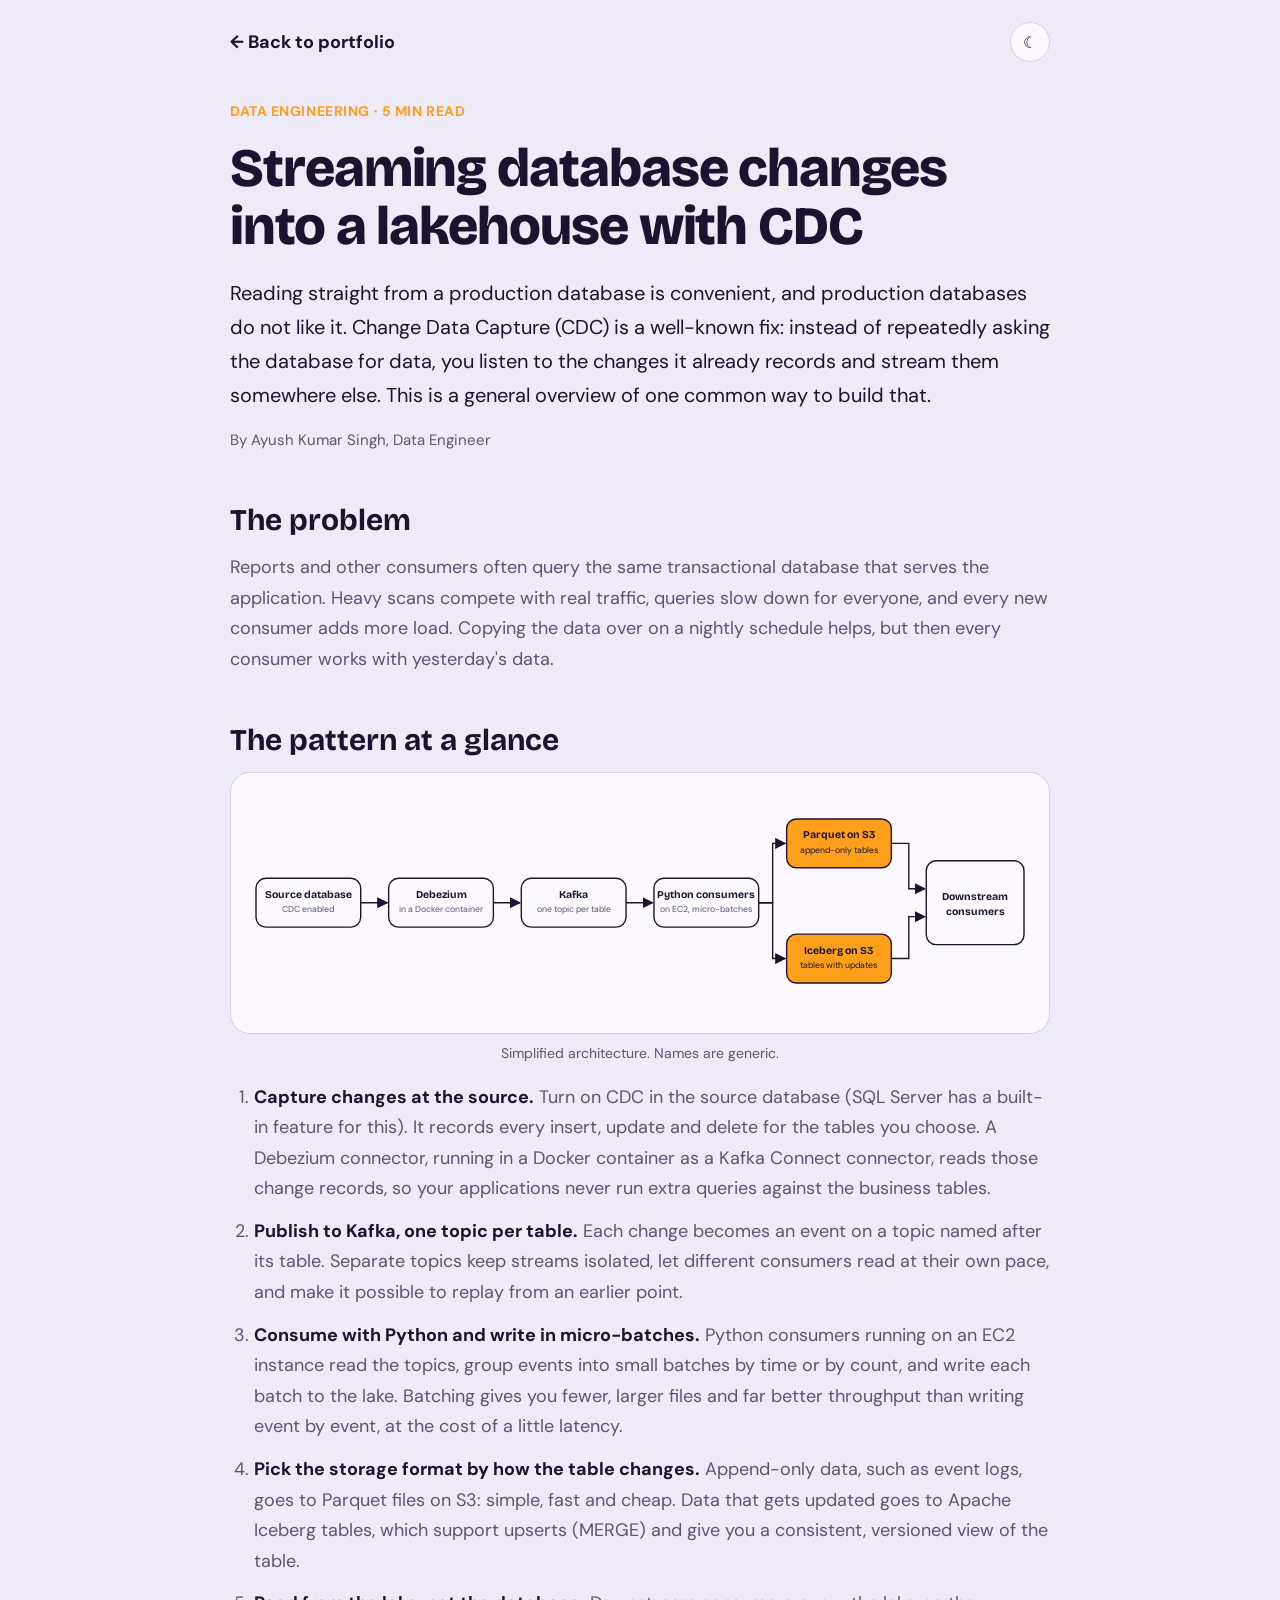
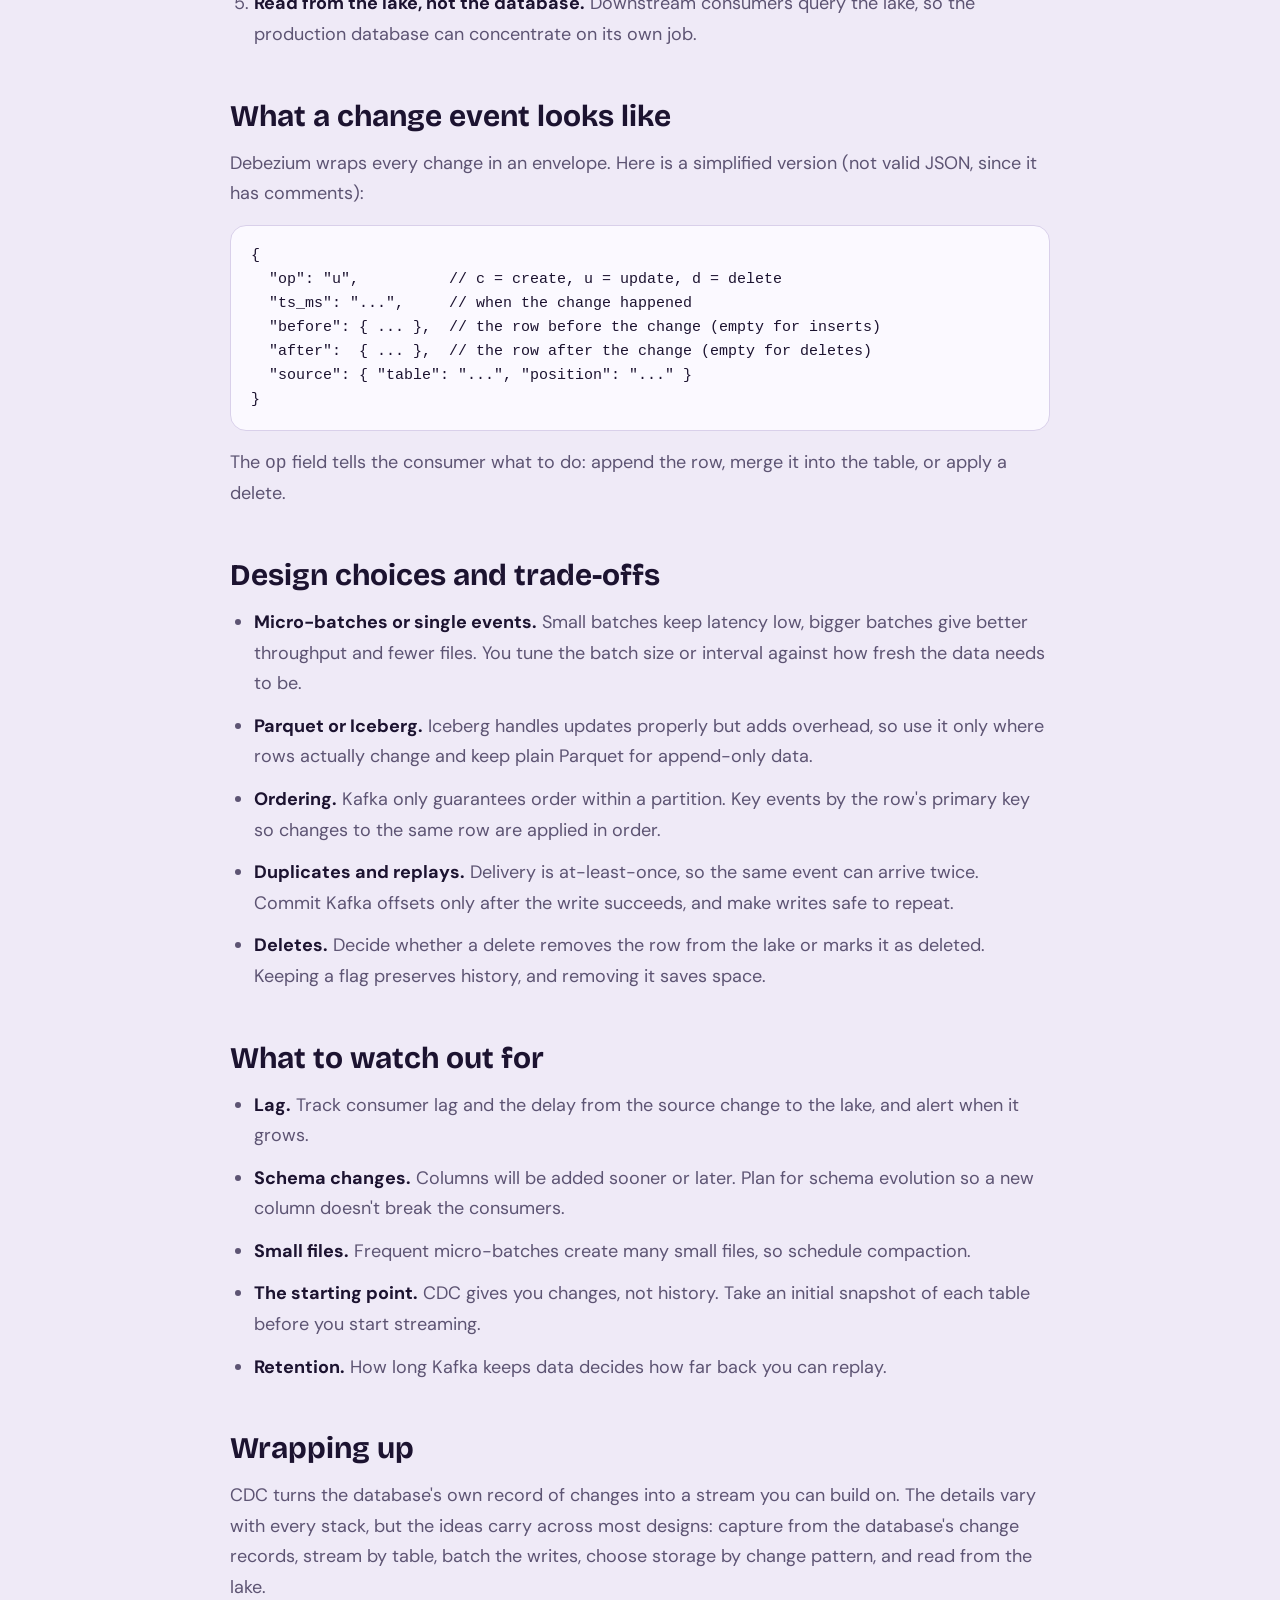
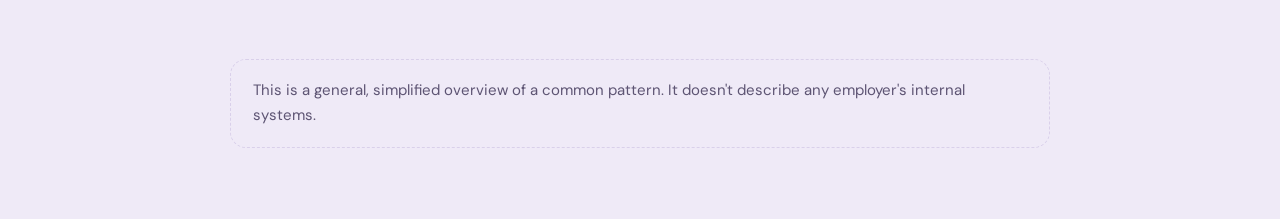
<file: articles/cdc-to-lakehouse.html>
<!DOCTYPE html>
<html lang="en">
<head>
<meta charset="UTF-8">
<meta name="viewport" content="width=device-width, initial-scale=1.0">
<title>Streaming database changes into a lakehouse with CDC | Ayush Kumar Singh</title>
<meta name="description" content="A general overview of how Change Data Capture, Debezium, Kafka and a lakehouse keep heavy reads off your production database.">
<link rel="icon" href="data:image/svg+xml,%3Csvg%20xmlns='http://www.w3.org/2000/svg'%20viewBox='0%200%2064%2064'%3E%3Crect%20width='64'%20height='64'%20rx='16'%20fill='%23ff9f1c'/%3E%3Ctext%20x='32'%20y='43'%20font-size='30'%20font-weight='800'%20text-anchor='middle'%20fill='%231c1330'%20font-family='Arial%2Csans-serif'%3EAS%3C/text%3E%3C/svg%3E">
<meta property="og:type" content="article">
<meta property="og:title" content="Streaming database changes into a lakehouse with CDC">
<meta property="og:description" content="A general overview of how Change Data Capture, Debezium, Kafka and a lakehouse keep heavy reads off your production database.">
<meta property="og:url" content="https://undiscovered-genius.github.io/portfolio/articles/cdc-to-lakehouse.html">
<meta property="og:image" content="https://undiscovered-genius.github.io/portfolio/images/og-image.png">
<meta name="twitter:card" content="summary_large_image">
<link href="https://fonts.googleapis.com/css2?family=Bricolage+Grotesque:wght@500;700;800&family=DM+Sans:wght@400;500;700&display=swap" rel="stylesheet">
<style>
:root{--bg:#efeaf7;--card:#fbf9ff;--ink:#1c1330;--muted:#5d5473;--line:#d9d0ea;--accent:#ff9f1c;--accent-ink:#1c1330;--chip:#e4dcf3;--display:'Bricolage Grotesque',system-ui,sans-serif;--body:'DM Sans',system-ui,sans-serif}
:root[data-theme="dark"]{--bg:#0f1424;--card:#182036;--ink:#f1eefb;--muted:#a9a4c2;--line:#2a3452;--accent:#ffb347;--chip:#222c48}
*{box-sizing:border-box;margin:0;padding:0}
body{background:var(--bg);color:var(--ink);font:400 18px/1.7 var(--body)}
a{color:inherit}
:focus-visible{outline:3px solid var(--accent);outline-offset:3px;border-radius:6px}
.top{display:flex;justify-content:space-between;align-items:center;width:min(820px,92%);margin:0 auto;padding:22px 0}
.top a{font-weight:700;text-decoration:none}
.top a:hover{text-decoration:underline}
#theme{width:40px;height:40px;border-radius:50%;border:1px solid var(--line);background:var(--card);color:var(--ink);cursor:pointer;font-size:16px}
main{width:min(820px,92%);margin:0 auto;padding:16px 0 72px}
.kicker{color:var(--accent);font-weight:700;letter-spacing:.04em;text-transform:uppercase;font-size:14px}
h1{font:800 clamp(34px,6vw,54px)/1.08 var(--display);letter-spacing:-.02em;margin:10px 0 20px}
h2{font:700 clamp(24px,3.5vw,30px)/1.2 var(--display);margin:48px 0 14px}
p{margin-bottom:16px;color:var(--muted)}
.lead{font-size:20px;color:var(--ink)}
.byline{font-size:15px;margin-bottom:32px}
strong{color:var(--ink)}
ol,ul{padding-left:24px;color:var(--muted);margin-bottom:16px}
li{margin-bottom:12px}
.diagram{overflow-x:auto;background:var(--card);border:1px solid var(--line);border-radius:20px;padding:18px;margin:8px 0 8px}
.diagram svg{display:block;min-width:760px;width:100%;height:auto}
.cap{font-size:14px;text-align:center}
.n{fill:var(--card);stroke:var(--ink);stroke-width:2}
.n.acc{fill:var(--accent)}
.a{stroke:var(--ink);stroke-width:2;fill:none}
.ah{fill:var(--ink)}
.t1{font:700 15px var(--display);fill:var(--ink)}
.t2{font:400 12.5px var(--body);fill:var(--muted)}
.acc-t1{font:700 15px var(--display);fill:#1c1330}
.acc-t2{font:400 12.5px var(--body);fill:#1c1330}
pre{background:var(--card);border:1px solid var(--line);border-radius:16px;padding:18px 20px;overflow-x:auto;font:400 15px/1.6 ui-monospace,Menlo,Consolas,monospace;color:var(--ink);margin-bottom:16px}
.note{margin-top:56px;padding:18px 22px;border:1px dashed var(--line);border-radius:16px;font-size:15px}
.note p{margin:0}
@media (prefers-reduced-motion:reduce){*{scroll-behavior:auto}}
</style>
</head>
<body>
<div class="top">
  <a href="../index.html#work">&larr; Back to portfolio</a>
  <button id="theme" aria-label="Toggle dark mode">&#9790;</button>
</div>
<main>
<article>
  <p class="kicker">Data engineering &middot; 5 min read</p>
  <h1>Streaming database changes into a lakehouse with CDC</h1>
  <p class="lead">Reading straight from a production database is convenient, and production databases do not like it. Change Data Capture (CDC) is a well-known fix: instead of repeatedly asking the database for data, you listen to the changes it already records and stream them somewhere else. This is a general overview of one common way to build that.</p>
  <p class="byline">By Ayush Kumar Singh, Data Engineer</p>

  <h2>The problem</h2>
  <p>Reports and other consumers often query the same transactional database that serves the application. Heavy scans compete with real traffic, queries slow down for everyone, and every new consumer adds more load. Copying the data over on a nightly schedule helps, but then every consumer works with yesterday's data.</p>

  <h2>The pattern at a glance</h2>
  <div class="diagram">
    <svg viewBox="0 0 1120 320" role="img" aria-label="Diagram: a source database feeds a Debezium connector, which publishes to Kafka topics. Python consumers read the topics and write append-only tables to Parquet on S3 and updated tables to Iceberg on S3. Downstream consumers read from the lake.">
      <defs><marker id="ar" viewBox="0 0 10 10" refX="9" refY="5" markerWidth="8" markerHeight="8" orient="auto"><path class="ah" d="M0 0L10 5L0 10z"/></marker></defs>
      <g class="a" marker-end="url(#ar)">
        <path d="M160 160H198"/><path d="M350 160H388"/><path d="M540 160H578"/>
        <path d="M730 160H750V75H768"/><path d="M730 160H750V240H768"/>
        <path d="M920 75H945V140H968"/><path d="M920 240H945V180H968"/>
      </g>
      <g text-anchor="middle">
        <rect class="n" x="10" y="125" width="150" height="70" rx="14"/><text class="t1" x="85" y="153">Source database</text><text class="t2" x="85" y="174">CDC enabled</text>
        <rect class="n" x="200" y="125" width="150" height="70" rx="14"/><text class="t1" x="275" y="153">Debezium</text><text class="t2" x="275" y="174">in a Docker container</text>
        <rect class="n" x="390" y="125" width="150" height="70" rx="14"/><text class="t1" x="465" y="153">Kafka</text><text class="t2" x="465" y="174">one topic per table</text>
        <rect class="n" x="580" y="125" width="150" height="70" rx="14"/><text class="t1" x="655" y="153">Python consumers</text><text class="t2" x="655" y="174">on EC2, micro-batches</text>
        <rect class="n acc" x="770" y="40" width="150" height="70" rx="14"/><text class="acc-t1" x="845" y="68">Parquet on S3</text><text class="acc-t2" x="845" y="89">append-only tables</text>
        <rect class="n acc" x="770" y="205" width="150" height="70" rx="14"/><text class="acc-t1" x="845" y="233">Iceberg on S3</text><text class="acc-t2" x="845" y="254">tables with updates</text>
        <rect class="n" x="970" y="100" width="140" height="120" rx="14"/><text class="t1" x="1040" y="156">Downstream</text><text class="t1" x="1040" y="178">consumers</text>
      </g>
    </svg>
  </div>
  <p class="cap">Simplified architecture. Names are generic.</p>

  <ol>
    <li><strong>Capture changes at the source.</strong> Turn on CDC in the source database (SQL Server has a built-in feature for this). It records every insert, update and delete for the tables you choose. A Debezium connector, running in a Docker container as a Kafka Connect connector, reads those change records, so your applications never run extra queries against the business tables.</li>
    <li><strong>Publish to Kafka, one topic per table.</strong> Each change becomes an event on a topic named after its table. Separate topics keep streams isolated, let different consumers read at their own pace, and make it possible to replay from an earlier point.</li>
    <li><strong>Consume with Python and write in micro-batches.</strong> Python consumers running on an EC2 instance read the topics, group events into small batches by time or by count, and write each batch to the lake. Batching gives you fewer, larger files and far better throughput than writing event by event, at the cost of a little latency.</li>
    <li><strong>Pick the storage format by how the table changes.</strong> Append-only data, such as event logs, goes to Parquet files on S3: simple, fast and cheap. Data that gets updated goes to Apache Iceberg tables, which support upserts (MERGE) and give you a consistent, versioned view of the table.</li>
    <li><strong>Read from the lake, not the database.</strong> Downstream consumers query the lake, so the production database can concentrate on its own job.</li>
  </ol>

  <h2>What a change event looks like</h2>
  <p>Debezium wraps every change in an envelope. Here is a simplified version (not valid JSON, since it has comments):</p>
<pre>{
  "op": "u",          // c = create, u = update, d = delete
  "ts_ms": "...",     // when the change happened
  "before": { ... },  // the row before the change (empty for inserts)
  "after":  { ... },  // the row after the change (empty for deletes)
  "source": { "table": "...", "position": "..." }
}</pre>
  <p>The <code>op</code> field tells the consumer what to do: append the row, merge it into the table, or apply a delete.</p>

  <h2>Design choices and trade-offs</h2>
  <ul>
    <li><strong>Micro-batches or single events.</strong> Small batches keep latency low, bigger batches give better throughput and fewer files. You tune the batch size or interval against how fresh the data needs to be.</li>
    <li><strong>Parquet or Iceberg.</strong> Iceberg handles updates properly but adds overhead, so use it only where rows actually change and keep plain Parquet for append-only data.</li>
    <li><strong>Ordering.</strong> Kafka only guarantees order within a partition. Key events by the row's primary key so changes to the same row are applied in order.</li>
    <li><strong>Duplicates and replays.</strong> Delivery is at-least-once, so the same event can arrive twice. Commit Kafka offsets only after the write succeeds, and make writes safe to repeat.</li>
    <li><strong>Deletes.</strong> Decide whether a delete removes the row from the lake or marks it as deleted. Keeping a flag preserves history, and removing it saves space.</li>
  </ul>

  <h2>What to watch out for</h2>
  <ul>
    <li><strong>Lag.</strong> Track consumer lag and the delay from the source change to the lake, and alert when it grows.</li>
    <li><strong>Schema changes.</strong> Columns will be added sooner or later. Plan for schema evolution so a new column doesn't break the consumers.</li>
    <li><strong>Small files.</strong> Frequent micro-batches create many small files, so schedule compaction.</li>
    <li><strong>The starting point.</strong> CDC gives you changes, not history. Take an initial snapshot of each table before you start streaming.</li>
    <li><strong>Retention.</strong> How long Kafka keeps data decides how far back you can replay.</li>
  </ul>

  <h2>Wrapping up</h2>
  <p>CDC turns the database's own record of changes into a stream you can build on. The details vary with every stack, but the ideas carry across most designs: capture from the database's change records, stream by table, batch the writes, choose storage by change pattern, and read from the lake.</p>

  <div class="note"><p>This is a general, simplified overview of a common pattern. It doesn't describe any employer's internal systems.</p></div>
</article>
</main>
<script>
const root=document.documentElement, btn=document.getElementById('theme');
let saved=null; try{saved=localStorage.getItem('theme');}catch(e){}
function apply(d){root.setAttribute('data-theme',d?'dark':'light'); btn.innerHTML=d?'&#9728;':'&#9790;';}
apply(saved?saved==='dark':matchMedia('(prefers-color-scheme: dark)').matches);
btn.addEventListener('click',()=>{const d=root.getAttribute('data-theme')!=='dark'; apply(d); try{localStorage.setItem('theme',d?'dark':'light');}catch(e){}});
</script>
</body>
</html>
</file>
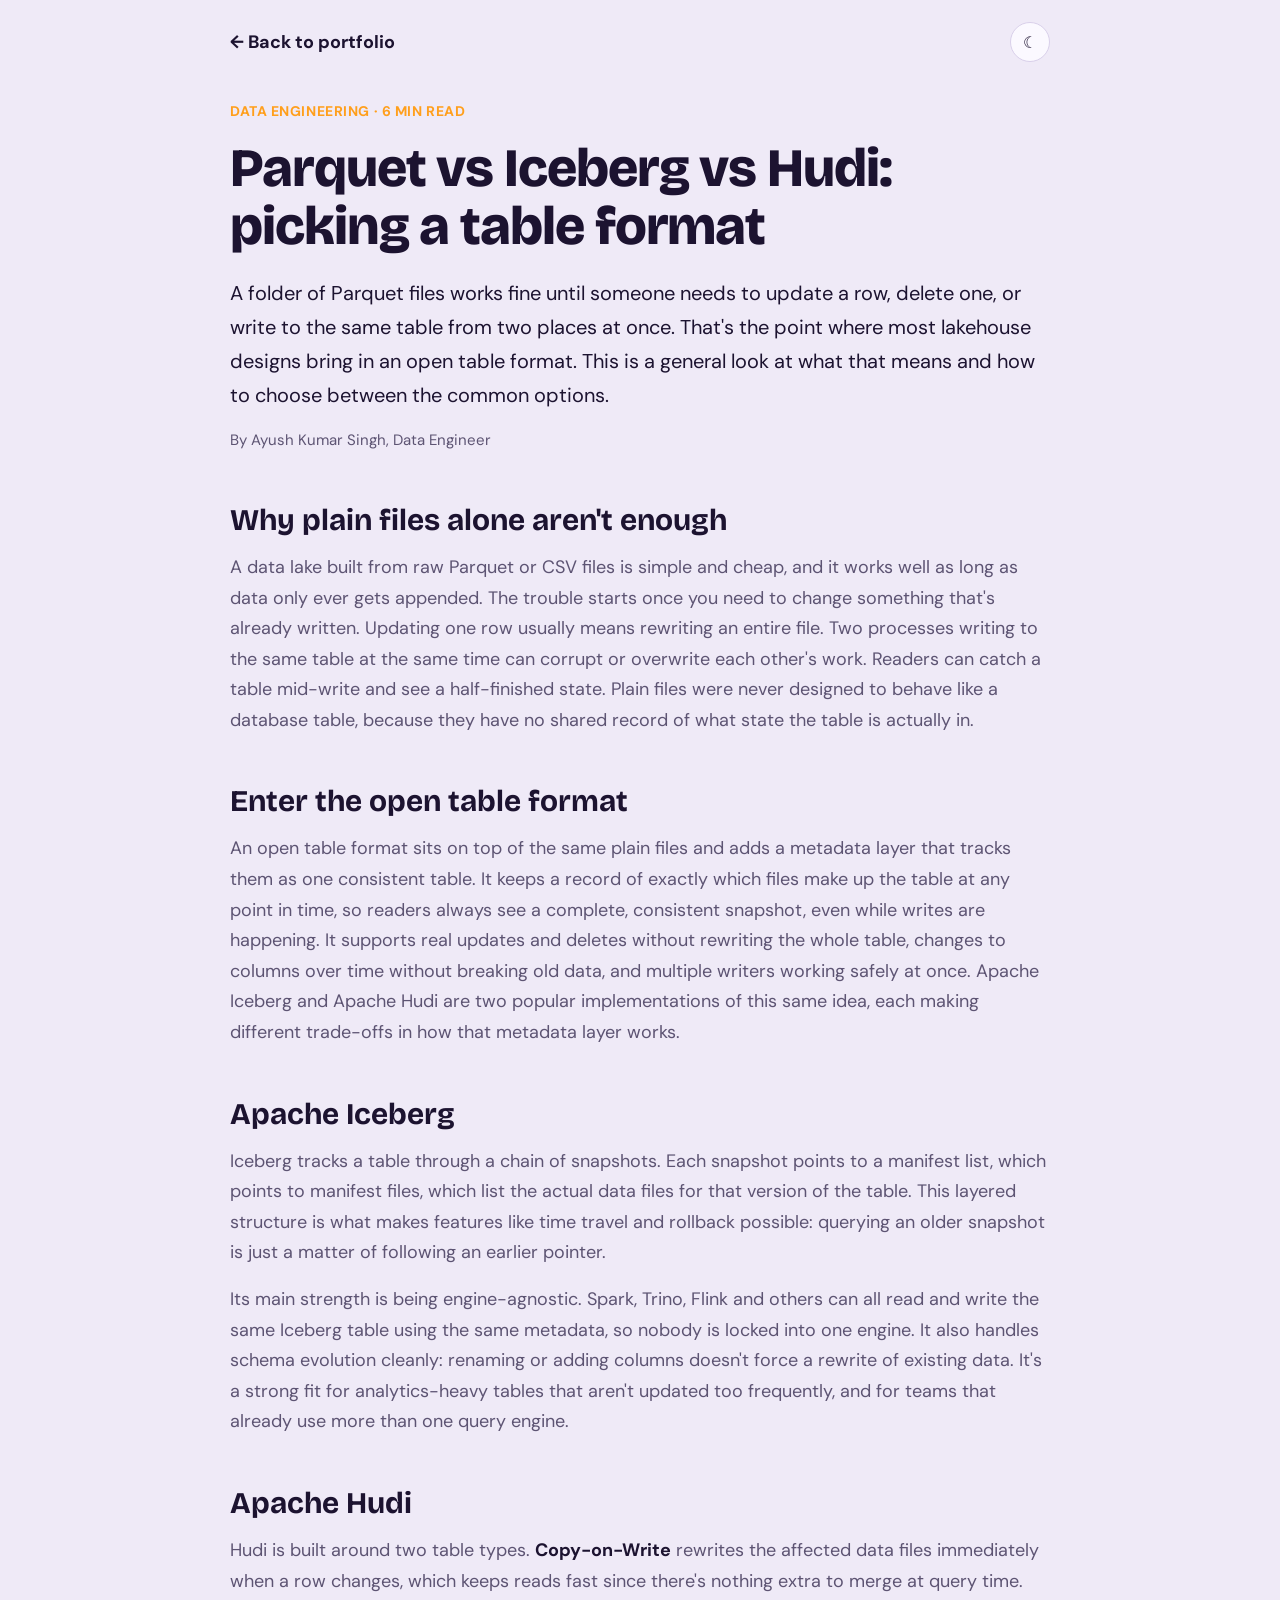
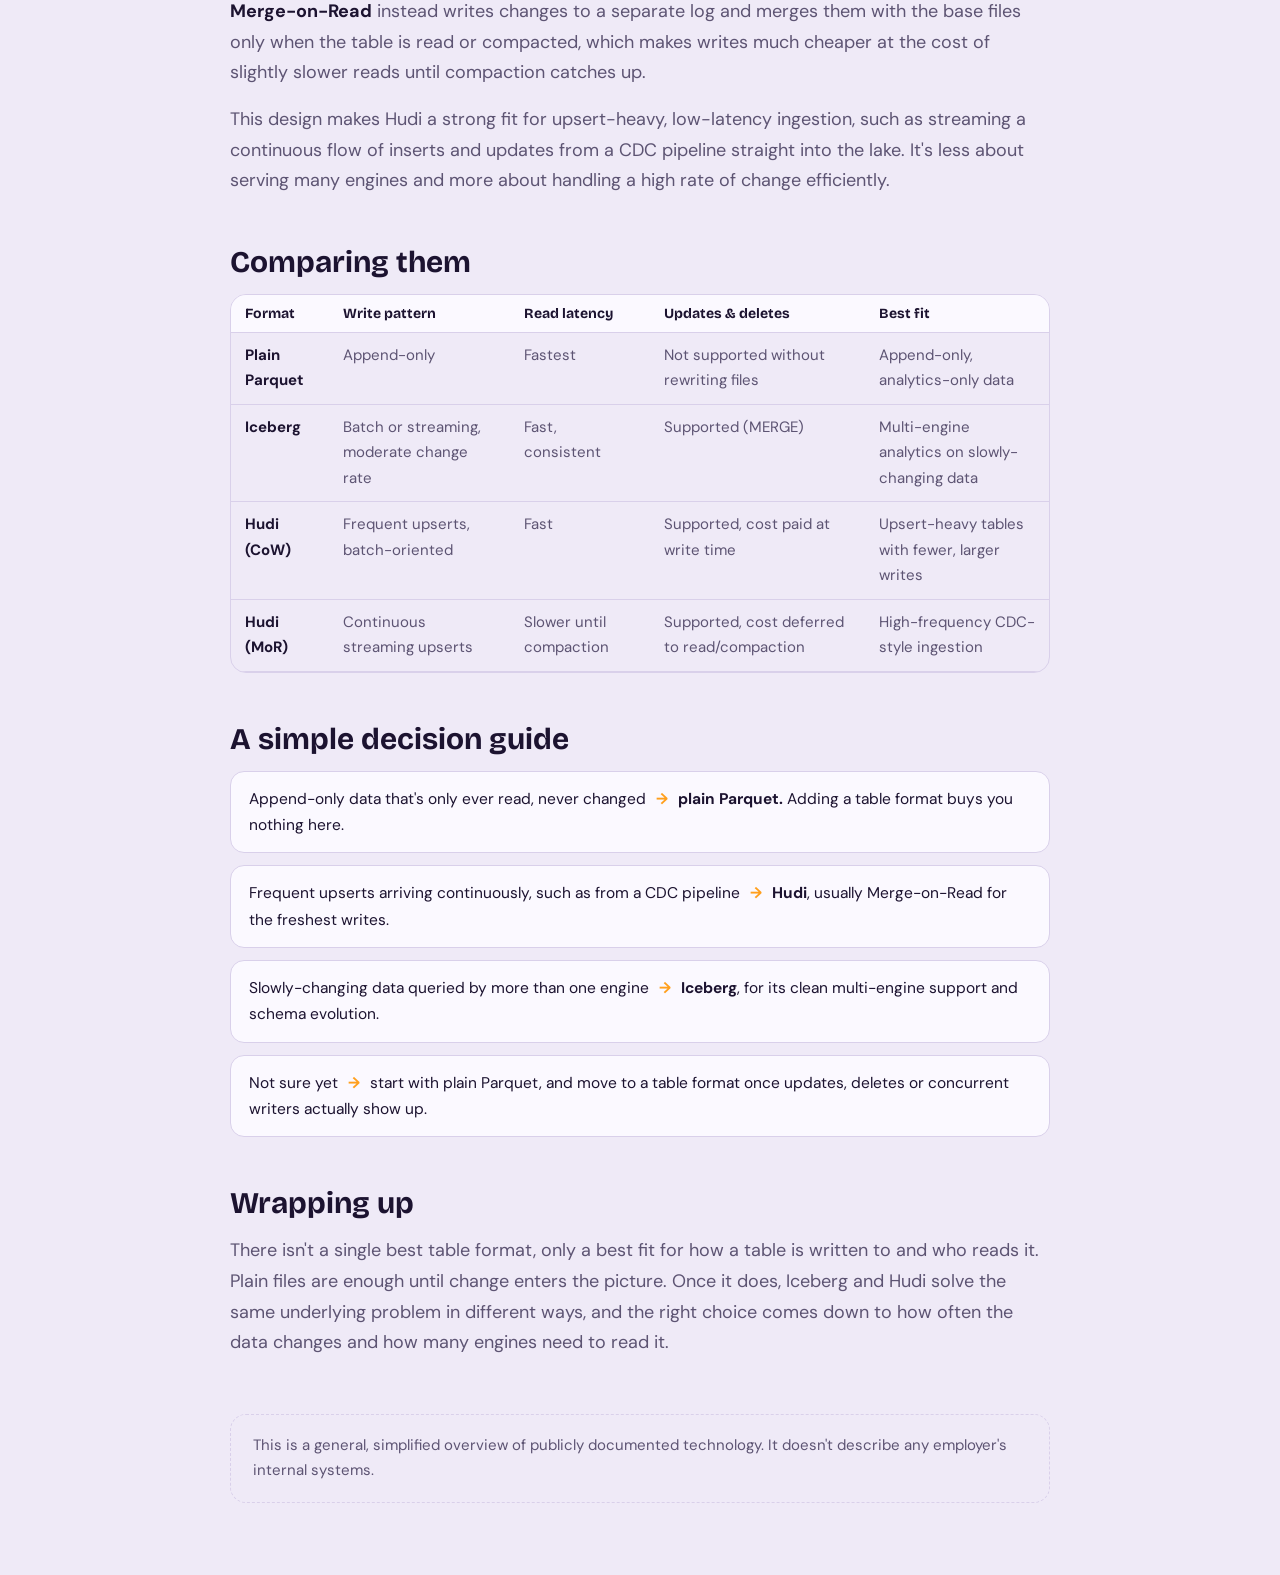
<file: articles/table-formats.html>
<!DOCTYPE html>
<html lang="en">
<head>
<meta charset="UTF-8">
<meta name="viewport" content="width=device-width, initial-scale=1.0">
<title>Parquet vs Iceberg vs Hudi: picking a table format | Ayush Kumar Singh</title>
<meta name="description" content="What an open table format adds over plain files, how Iceberg and Hudi differ, and a simple guide to picking one.">
<link rel="icon" href="data:image/svg+xml,%3Csvg%20xmlns='http://www.w3.org/2000/svg'%20viewBox='0%200%2064%2064'%3E%3Crect%20width='64'%20height='64'%20rx='16'%20fill='%23ff9f1c'/%3E%3Ctext%20x='32'%20y='43'%20font-size='30'%20font-weight='800'%20text-anchor='middle'%20fill='%231c1330'%20font-family='Arial%2Csans-serif'%3EAS%3C/text%3E%3C/svg%3E">
<meta property="og:type" content="article">
<meta property="og:title" content="Parquet vs Iceberg vs Hudi: picking a table format">
<meta property="og:description" content="What an open table format adds over plain files, how Iceberg and Hudi differ, and a simple guide to picking one.">
<meta property="og:url" content="https://undiscovered-genius.github.io/portfolio/articles/table-formats.html">
<meta property="og:image" content="https://undiscovered-genius.github.io/portfolio/images/og-image.png">
<meta name="twitter:card" content="summary_large_image">
<link href="https://fonts.googleapis.com/css2?family=Bricolage+Grotesque:wght@500;700;800&family=DM+Sans:wght@400;500;700&display=swap" rel="stylesheet">
<style>
:root{--bg:#efeaf7;--card:#fbf9ff;--ink:#1c1330;--muted:#5d5473;--line:#d9d0ea;--accent:#ff9f1c;--accent-ink:#1c1330;--chip:#e4dcf3;--display:'Bricolage Grotesque',system-ui,sans-serif;--body:'DM Sans',system-ui,sans-serif}
:root[data-theme="dark"]{--bg:#0f1424;--card:#182036;--ink:#f1eefb;--muted:#a9a4c2;--line:#2a3452;--accent:#ffb347;--chip:#222c48}
*{box-sizing:border-box;margin:0;padding:0}
body{background:var(--bg);color:var(--ink);font:400 18px/1.7 var(--body)}
a{color:inherit}
:focus-visible{outline:3px solid var(--accent);outline-offset:3px;border-radius:6px}
.top{display:flex;justify-content:space-between;align-items:center;width:min(820px,92%);margin:0 auto;padding:22px 0}
.top a{font-weight:700;text-decoration:none}
.top a:hover{text-decoration:underline}
#theme{width:40px;height:40px;border-radius:50%;border:1px solid var(--line);background:var(--card);color:var(--ink);cursor:pointer;font-size:16px}
main{width:min(820px,92%);margin:0 auto;padding:16px 0 72px}
.kicker{color:var(--accent);font-weight:700;letter-spacing:.04em;text-transform:uppercase;font-size:14px}
h1{font:800 clamp(34px,6vw,54px)/1.08 var(--display);letter-spacing:-.02em;margin:10px 0 20px}
h2{font:700 clamp(24px,3.5vw,30px)/1.2 var(--display);margin:48px 0 14px}
p{margin-bottom:16px;color:var(--muted)}
.lead{font-size:20px;color:var(--ink)}
.byline{font-size:15px;margin-bottom:32px}
strong{color:var(--ink)}
ol,ul{padding-left:24px;color:var(--muted);margin-bottom:16px}
li{margin-bottom:12px}
table{width:100%;border-collapse:collapse;margin-bottom:16px;font-size:15px}
th,td{text-align:left;padding:10px 14px;border-bottom:1px solid var(--line);vertical-align:top}
th{font:700 14px var(--display);color:var(--ink);background:var(--card)}
td{color:var(--muted)}
td strong{color:var(--ink)}
.tbl-wrap{overflow-x:auto;border:1px solid var(--line);border-radius:16px;margin-bottom:24px}
.tbl-wrap table{margin-bottom:0}
.guide{display:grid;gap:12px;margin-bottom:16px}
.rule{background:var(--card);border:1px solid var(--line);border-radius:14px;padding:14px 18px;font-size:15.5px}
.rule b{color:var(--ink)}
.rule .arrow{color:var(--accent);font-weight:700;margin:0 6px}
.note{margin-top:56px;padding:18px 22px;border:1px dashed var(--line);border-radius:16px;font-size:15px}
.note p{margin:0}
@media (prefers-reduced-motion:reduce){*{scroll-behavior:auto}}
</style>
</head>
<body>
<div class="top">
  <a href="../index.html#work">&larr; Back to portfolio</a>
  <button id="theme" aria-label="Toggle dark mode">&#9790;</button>
</div>
<main>
<article>
  <p class="kicker">Data engineering &middot; 6 min read</p>
  <h1>Parquet vs Iceberg vs Hudi: picking a table format</h1>
  <p class="lead">A folder of Parquet files works fine until someone needs to update a row, delete one, or write to the same table from two places at once. That's the point where most lakehouse designs bring in an open table format. This is a general look at what that means and how to choose between the common options.</p>
  <p class="byline">By Ayush Kumar Singh, Data Engineer</p>

  <h2>Why plain files alone aren't enough</h2>
  <p>A data lake built from raw Parquet or CSV files is simple and cheap, and it works well as long as data only ever gets appended. The trouble starts once you need to change something that's already written. Updating one row usually means rewriting an entire file. Two processes writing to the same table at the same time can corrupt or overwrite each other's work. Readers can catch a table mid-write and see a half-finished state. Plain files were never designed to behave like a database table, because they have no shared record of what state the table is actually in.</p>

  <h2>Enter the open table format</h2>
  <p>An open table format sits on top of the same plain files and adds a metadata layer that tracks them as one consistent table. It keeps a record of exactly which files make up the table at any point in time, so readers always see a complete, consistent snapshot, even while writes are happening. It supports real updates and deletes without rewriting the whole table, changes to columns over time without breaking old data, and multiple writers working safely at once. Apache Iceberg and Apache Hudi are two popular implementations of this same idea, each making different trade-offs in how that metadata layer works.</p>

  <h2>Apache Iceberg</h2>
  <p>Iceberg tracks a table through a chain of snapshots. Each snapshot points to a manifest list, which points to manifest files, which list the actual data files for that version of the table. This layered structure is what makes features like time travel and rollback possible: querying an older snapshot is just a matter of following an earlier pointer.</p>
  <p>Its main strength is being engine-agnostic. Spark, Trino, Flink and others can all read and write the same Iceberg table using the same metadata, so nobody is locked into one engine. It also handles schema evolution cleanly: renaming or adding columns doesn't force a rewrite of existing data. It's a strong fit for analytics-heavy tables that aren't updated too frequently, and for teams that already use more than one query engine.</p>

  <h2>Apache Hudi</h2>
  <p>Hudi is built around two table types. <strong>Copy-on-Write</strong> rewrites the affected data files immediately when a row changes, which keeps reads fast since there's nothing extra to merge at query time. <strong>Merge-on-Read</strong> instead writes changes to a separate log and merges them with the base files only when the table is read or compacted, which makes writes much cheaper at the cost of slightly slower reads until compaction catches up.</p>
  <p>This design makes Hudi a strong fit for upsert-heavy, low-latency ingestion, such as streaming a continuous flow of inserts and updates from a CDC pipeline straight into the lake. It's less about serving many engines and more about handling a high rate of change efficiently.</p>

  <h2>Comparing them</h2>
  <div class="tbl-wrap">
    <table>
      <thead><tr><th>Format</th><th>Write pattern</th><th>Read latency</th><th>Updates &amp; deletes</th><th>Best fit</th></tr></thead>
      <tbody>
        <tr><td><strong>Plain Parquet</strong></td><td>Append-only</td><td>Fastest</td><td>Not supported without rewriting files</td><td>Append-only, analytics-only data</td></tr>
        <tr><td><strong>Iceberg</strong></td><td>Batch or streaming, moderate change rate</td><td>Fast, consistent</td><td>Supported (MERGE)</td><td>Multi-engine analytics on slowly-changing data</td></tr>
        <tr><td><strong>Hudi (CoW)</strong></td><td>Frequent upserts, batch-oriented</td><td>Fast</td><td>Supported, cost paid at write time</td><td>Upsert-heavy tables with fewer, larger writes</td></tr>
        <tr><td><strong>Hudi (MoR)</strong></td><td>Continuous streaming upserts</td><td>Slower until compaction</td><td>Supported, cost deferred to read/compaction</td><td>High-frequency CDC-style ingestion</td></tr>
      </tbody>
    </table>
  </div>

  <h2>A simple decision guide</h2>
  <div class="guide">
    <div class="rule">Append-only data that's only ever read, never changed <span class="arrow">&rarr;</span> <b>plain Parquet.</b> Adding a table format buys you nothing here.</div>
    <div class="rule">Frequent upserts arriving continuously, such as from a CDC pipeline <span class="arrow">&rarr;</span> <b>Hudi</b>, usually Merge-on-Read for the freshest writes.</div>
    <div class="rule">Slowly-changing data queried by more than one engine <span class="arrow">&rarr;</span> <b>Iceberg</b>, for its clean multi-engine support and schema evolution.</div>
    <div class="rule">Not sure yet <span class="arrow">&rarr;</span> start with plain Parquet, and move to a table format once updates, deletes or concurrent writers actually show up.</div>
  </div>

  <h2>Wrapping up</h2>
  <p>There isn't a single best table format, only a best fit for how a table is written to and who reads it. Plain files are enough until change enters the picture. Once it does, Iceberg and Hudi solve the same underlying problem in different ways, and the right choice comes down to how often the data changes and how many engines need to read it.</p>

  <div class="note"><p>This is a general, simplified overview of publicly documented technology. It doesn't describe any employer's internal systems.</p></div>
</article>
</main>
<script>
const root=document.documentElement, btn=document.getElementById('theme');
let saved=null; try{saved=localStorage.getItem('theme');}catch(e){}
function apply(d){root.setAttribute('data-theme',d?'dark':'light'); btn.innerHTML=d?'&#9728;':'&#9790;';}
apply(saved?saved==='dark':matchMedia('(prefers-color-scheme: dark)').matches);
btn.addEventListener('click',()=>{const d=root.getAttribute('data-theme')!=='dark'; apply(d); try{localStorage.setItem('theme',d?'dark':'light');}catch(e){}});
</script>
</body>
</html>
</file>
